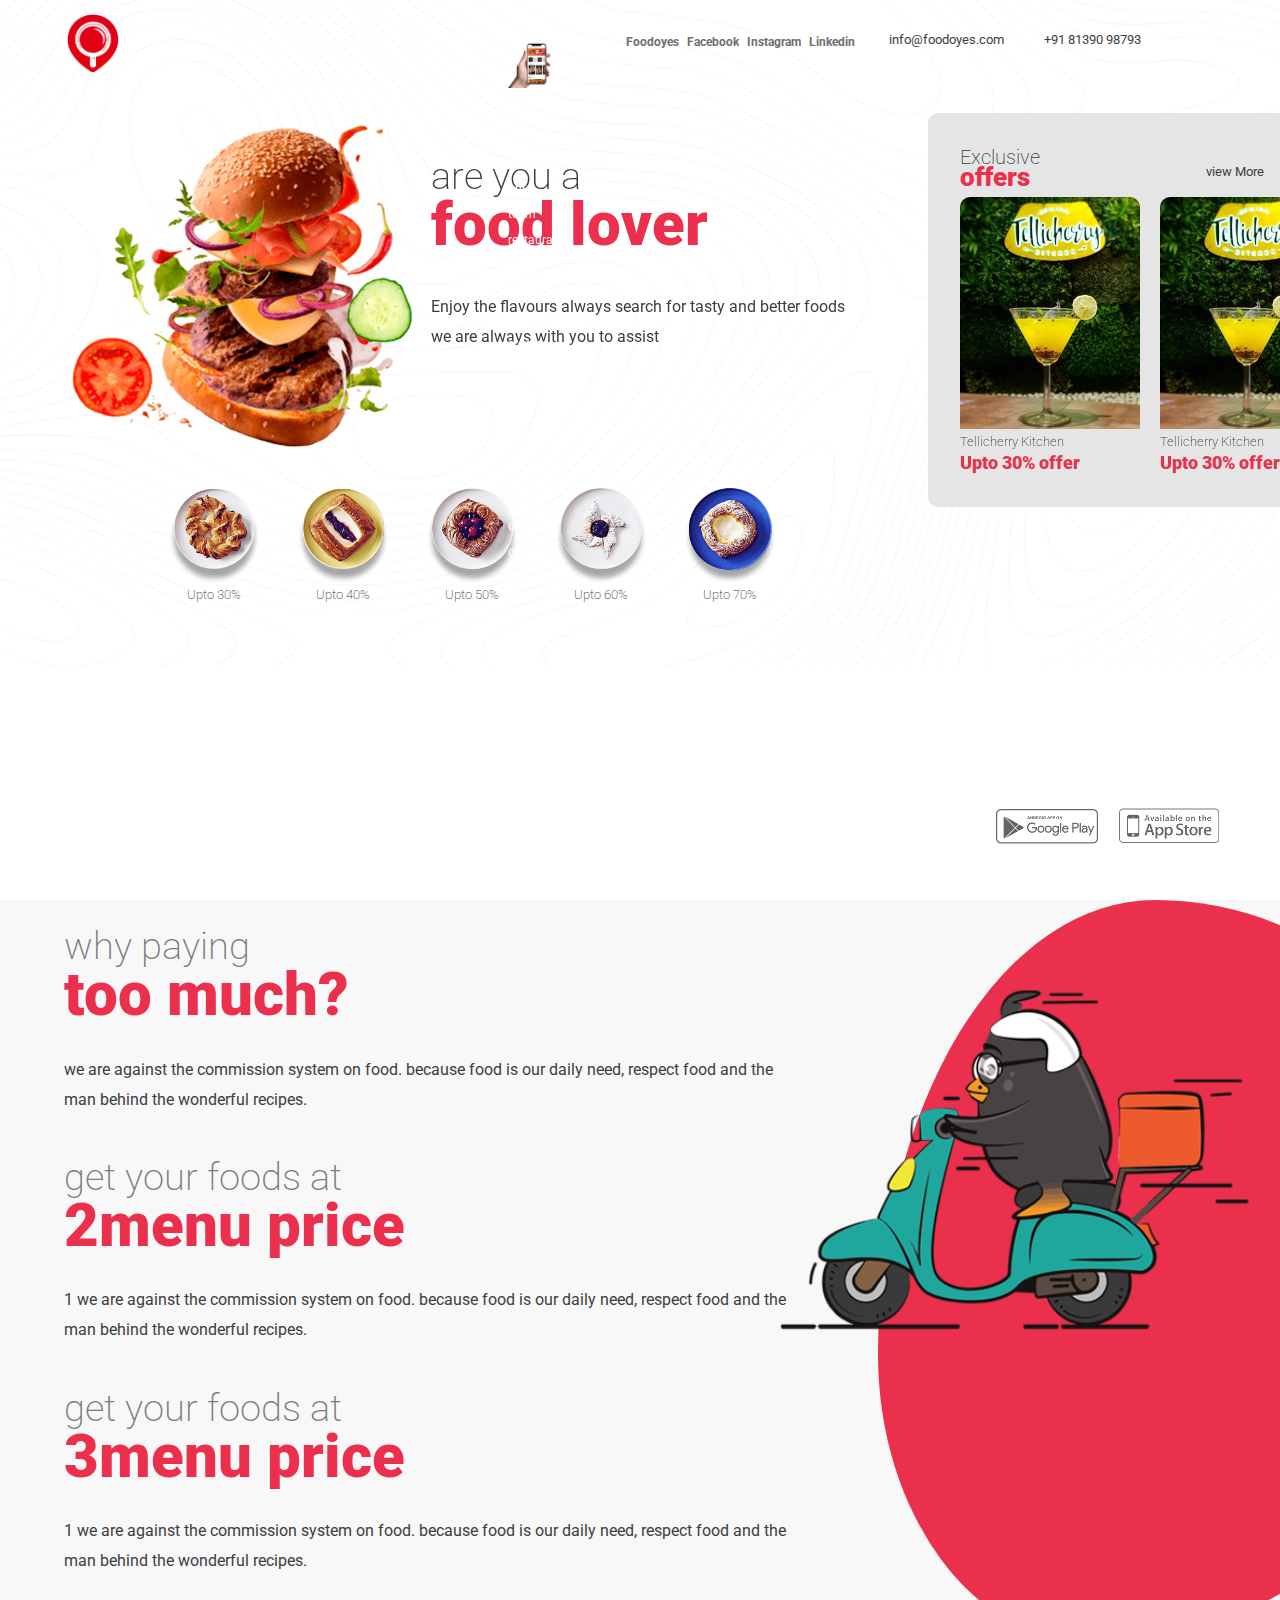
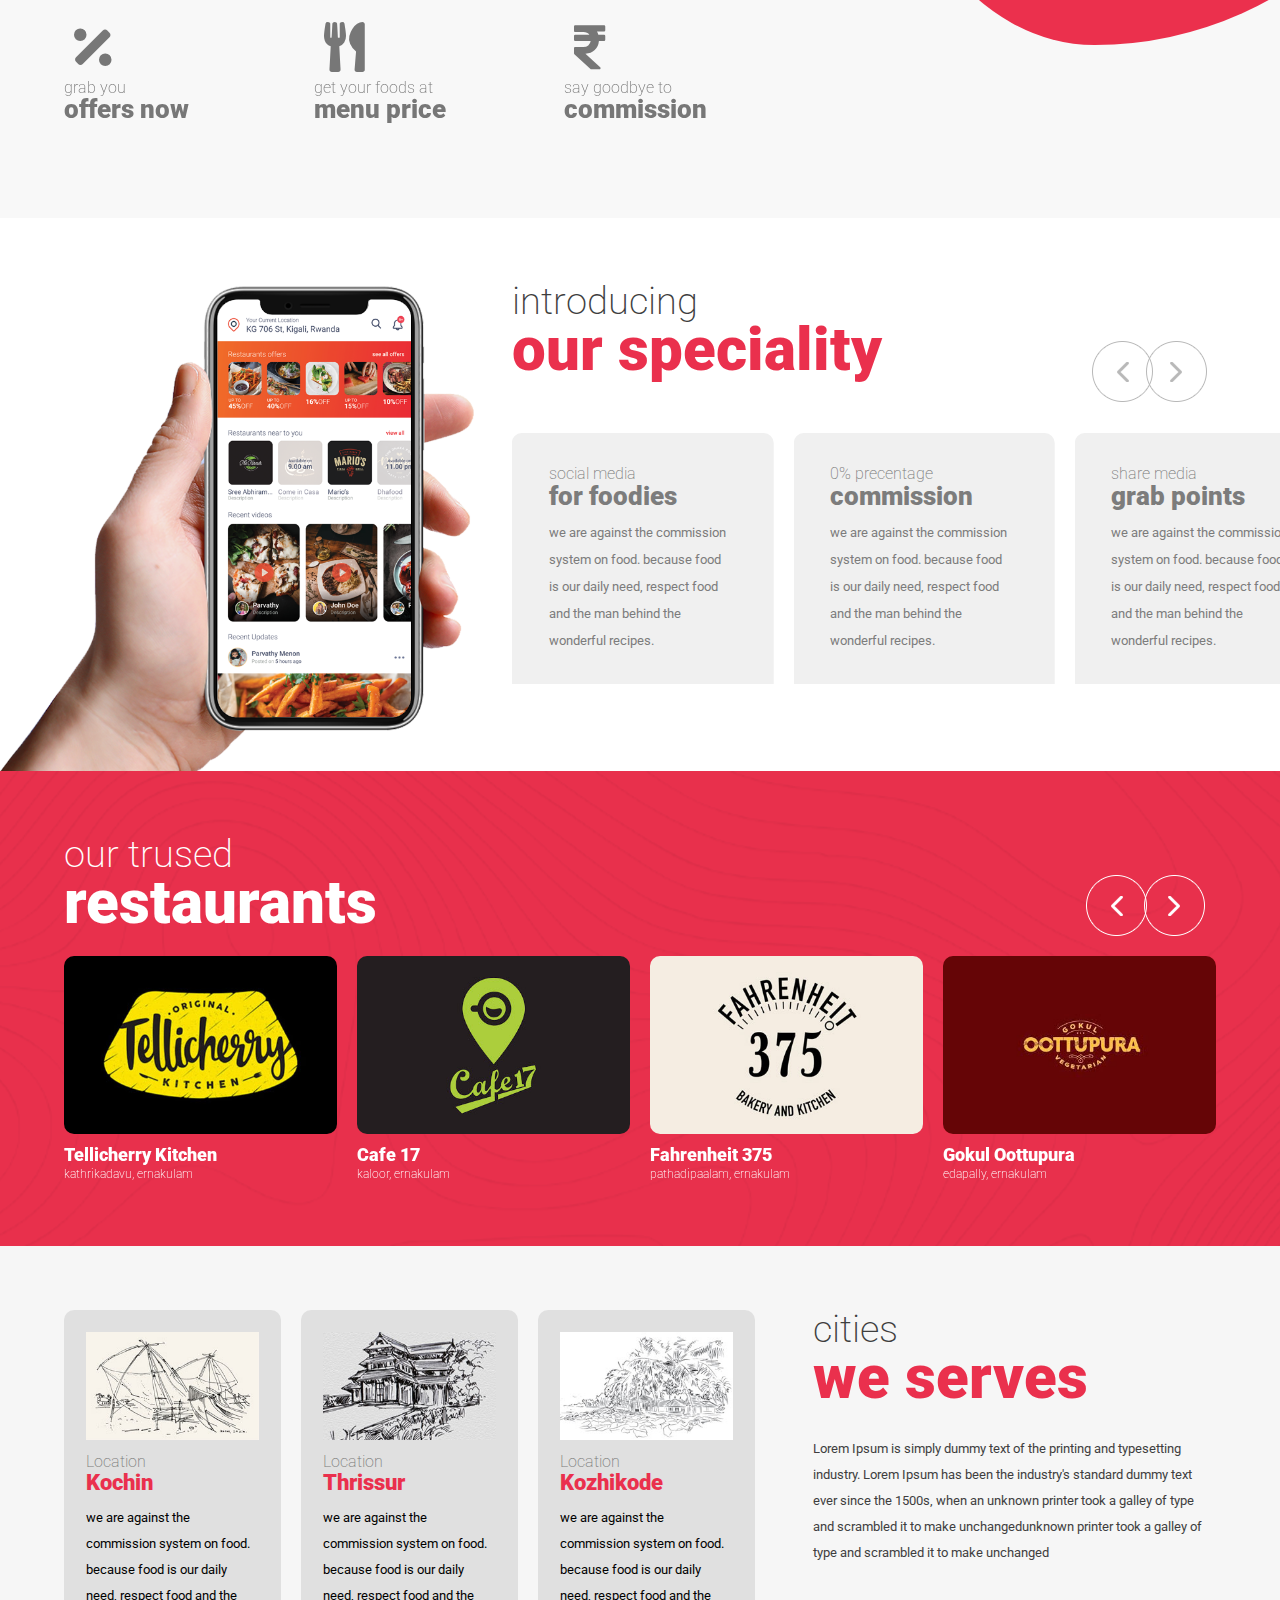
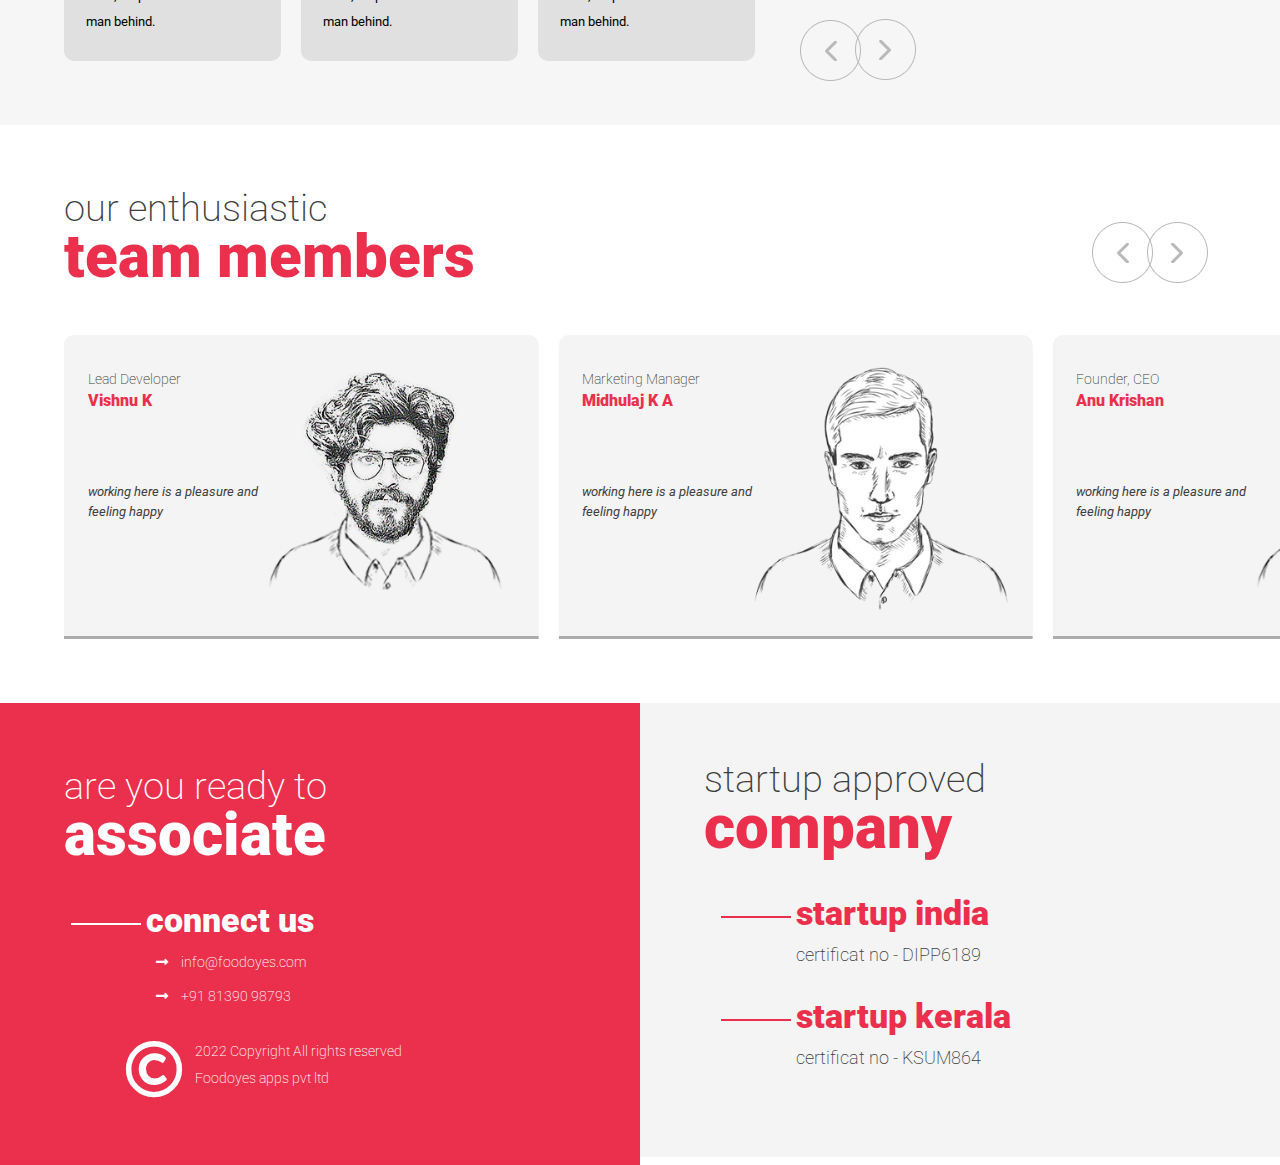
<file: xhtml/index.html>
﻿<!DOCTYPE html PUBLIC "-//W3C//DTD XHTML 1.0 Transitional//EN" "http://www.w3.org/TR/xhtml1/DTD/xhtml1-transitional.dtd">
<html xmlns="http://www.w3.org/1999/xhtml">
<head>
<meta http-equiv="Content-Type" content="text/html; charset=utf-8" />
<meta name="viewport" content="width=device-width, initial-scale=1.0, maximum-scale=1">
<title>foodoyes apps</title>
<link rel="shortcut icon" type="image/png" href="images/favicon.png" />
<link href="css/foodoyes.css" rel="stylesheet" type="text/css" />
<link href="css/owl.css" rel="stylesheet" type="text/css" />
<link href="https://fonts.googleapis.com/css2?family=Roboto:wght@100;300;400;500;700;900&display=swap" rel="stylesheet">
<link href="css/animate.css" rel="stylesheet" type="text/css" />
<link href="fonts/fontawesome-free-5.12.0-web/css/all.css" rel="stylesheet" />
</head>

<body>

<div class="slider_main"><div class="slider_back"><img src="images/bg.png" alt=""/></div>
	<div class="header">
		<div class="logo_left"> <a href="index.html"><img alt="foodoyes" class="logo-white" src="images/logo.png"  /> </a>  <img alt="foodoyes" class="logo-dark" src="images/logo.png"/> </div>
		<div class="menu_right_left">
                          <ul>
							<li><p class="wow fadeInDown" data-wow-delay="0.5s">info@foodoyes.com</p></li>
                          <li><p class="wow fadeInDown" data-wow-delay="0.5s">+91 81390 98793</p></li>
                          </ul>
                          <div class="clear"></div>
                         </div>
		<div class="menu_right">
		<div class="bottom_nav_right">
<ul>
<li><a class="btn effect1" target="_blank" href="#">foodoyes</a></li>
<li><a class="btn effect1" target="_blank" href="https://www.facebook.com/foodoyes">facebook</a></li>
<li><a class="btn effect1" target="_blank" href="https://instagram.com/foodoyes_official_?igshid=YmMyMTA2M2Y=">instagram</a></li>
<li><a class="btn effect1" target="_blank" href="https://www.linkedin.com/company/foodoyesapp/">linkedin</a></li>
</ul>
</div>
	</div>
<div class="menu_right2">  
                   
                 
                    <div class="burger">
                   <div class="mobile-nav">
    <span></span>
  </div>
                    </div>
                  
                    <nav class="menu">
                      <div class="menu__brand">
                        <a href="index.html"><div class="logo"><div class="menu_right_img"><img src="images/spcl-1.png"></div></div></a>
                      </div>
                      <ul class="menu__list">
                        <li class="menu__item"><a  href="index.html" class="menu__link">Home</a></li>
                        <li class="menu__item"><a href="about.html" class="menu__link">About Company </a></li>
						<li class="menu__item"><a href="speciality.html" class="menu__link">our speciality </a></li>
						<li class="menu__item"><a href="team.html" class="menu__link">our team</a></li>
						<li class="menu__item"><a href="restaurants.html" class="menu__link">restaurants</a></li>
                        <li class="menu__item"><a href="offerdetail.html" class="menu__link">offer detail</a></li>
						<li class="menu__item"><a href="demo.html" class="menu__link">request a demo</a></li>
                        <li class="menu__item"><a href="privacypolicy.html" class="menu__link">privacy policy</a></li>
                        <li class="menu__item"><a href="Terms&Conditions.html" class="menu__link">Terms & Conditions</a></li>
						<li class="menu__item"><a href="shipping.html" class="menu__link">shipping and delivery</a></li>
                        <li class="menu__item"><a href="contact.html" class="menu__link">contact us</a></li>
                      </ul>
                    </nav>
                </div>
	</div>

<!--body-->

<div class="content_section">
<div class="content_section_left">
<div class="content_section_left_left"><img class="hover-effect" src="images/slide-img.png" alt=""/></div>
<div class="content_section_left_right">
<div class="owlCarousel" id="text-ani">

<div class="item">

<h1>are you a</h1>
<h2>food lover</h2>
<p>Enjoy the flavours always search for tasty and better foods we are always with you to assist  </p>
</div>

<div class="item">
<h1>are you </h1>
<h2>hungry</h2>
<p>Enjoy the flavours always search for tasty and better foods we are always with you to assist  </p>

</div>

<div class="item">
<h1>are you a</h1>
<h2>food lover</h2>
<p>Enjoy the flavours always search for tasty and better foods we are always with you to assist  </p>
</div>

</div>



</div>
<div class="clear"></div>
<div class="bottom_slide2">
	<div class="owlCarousel" id="offer-slide">

<div class="item">
<div class="bottom_slide_inner">
<div class="bottom_slide_inner_top"><img src="images/offer-1.png" alt=""/>
<h1>Upto 10%</h1><h2>View Details</h2>
</div>
</div>

</div>

<div class="item">
<div class="bottom_slide_inner">
<div class="bottom_slide_inner_top"><img src="images/offer-2.png" alt=""/>
<h1>Upto 20%</h1><h2>View Details</h2>
</div>
</div>

</div>

<div class="item">
<div class="bottom_slide_inner">
<div class="bottom_slide_inner_top"><img src="images/offer-3.png" alt=""/>
<h1>Upto 30%</h1><h2>View Details</h2>
</div>
</div>

</div>
<div class="item">
<div class="bottom_slide_inner">
<div class="bottom_slide_inner_top"><img src="images/offer-4.png" alt=""/>
<h1>Upto 40%</h1><h2>View Details</h2>
</div>
</div>

</div>
		<div class="item">
<div class="bottom_slide_inner">
<div class="bottom_slide_inner_top"><img src="images/offer-5.png" alt=""/>
<h1>Upto 50%</h1><h2>View Details</h2>
</div>
</div>

</div>


</div>
	</div>

<div class="bottom_slide">
<ul>
<li>
<div class="bottom_slide_inner">
<div class="bottom_slide_inner_top"><img src="images/offer-1.png" alt=""/>
<h1>Upto 30%</h1><a href="offerdetail.html"><h2>View Details</h2></a>
</div>
</div>
</li>

<li>
<div class="bottom_slide_inner">
<div class="bottom_slide_inner_top"><img src="images/offer-2.png" alt=""/>
<h1>Upto 40%</h1><a href="offerdetail.html"><h2>View Details</h2></a>
</div>
</div>
</li>

<li>
<div class="bottom_slide_inner">
<div class="bottom_slide_inner_top"><img src="images/offer-3.png" alt=""/>
<h1>Upto 50%</h1><a href="offerdetail.html"><h2>View Details</h2></a>
</div>
</div>
</li>

<li>
<div class="bottom_slide_inner">
<div class="bottom_slide_inner_top"><img src="images/offer-4.png" alt=""/>
<h1>Upto 60%</h1><a href="offerdetail.html"><h2>View Details</h2></a>
</div>
</div>
</li>

<li>
<div class="bottom_slide_inner">
<div class="bottom_slide_inner_top"><img src="images/offer-5.png" alt=""/>
<h1>Upto 70%</h1><a href="offerdetail.html"><h2>View Details</h2></a>
</div>
</div>
</li>


</ul>
<div class="clear"></div>
</div>
	
</div>

<div class="right_slide">
<div class="right_slide_top">
<h1>Exclusive</h1> <h2>offers</h2>
<div class="right_slide_top_right"><a href="#">view more</a></div>
</div>
<div class="right_slide_bottom">
<div class="owlCarousel" id="slide_right">

<div class="item">
<div class="right_slide_bottom_btm"><img src="images/slide_right-1.png" alt=""/>
<div class="right_slide_bottom_cntnt"><h1>Tellicherry Kitchen</h1><h2>Upto 30% offer</h2></div>
</div>

</div>

<div class="item">
<div class="right_slide_bottom_btm"><img src="images/slide_right-1.png" alt=""/>
<div class="right_slide_bottom_cntnt"><h1>Tellicherry Kitchen</h1><h2>Upto 30% offer</h2></div>
</div>

</div>

<div class="item">
<div class="right_slide_bottom_btm"><img src="images/slide_right-1.png" alt=""/>
<div class="right_slide_bottom_cntnt"><h1>Tellicherry Kitchen</h1><h2>Upto 30% offer</h2></div>
</div>

</div>


</div>
</div>
</div>

</div>




<div class="bottom_nav">
<div class="bottom_nav_left">
<ul>
<li><a href="https://play.google.com/store/apps/details?id=com.foodoyes.foodoyes"  target="_blank"><img src="images/play.png" alt=""/></a></li>
<li><a href="https://apps.apple.com/in/app/foodoyes/id1564404434" target="_blank"><img src="images/appstore.png" alt=""/></a></li>
<div class="clear"></div>
</ul>

</div>

<div class="clear"></div>
</div>	




</div>

<div class="about_section">
<div class="about_section_inn">
<div class="about_section_inn_left">
<div class="slides1">
    <div id="slide-1">
     <div class="about_section_inn_left_top">
<h1>why paying</h1>
<h2>too much?</h2>
<p>we are against the commission system on food. because food is our daily need, respect food and the man 
behind the wonderful recipes.  </p>
</div>
    </div>
    <div id="slide-2">
     <div class="about_section_inn_left_top">
<h1>get your foods at</h1>
<h2>2menu price</h2>
<p>1 we are against the commission system on food. because food is our daily need, respect food and the man 
behind the wonderful recipes.  </p>
</div>
    </div>
    <div id="slide-3">
      <div class="about_section_inn_left_top">
<h1>get your foods at</h1>
<h2>3menu price</h2>
<p>1 we are against the commission system on food. because food is our daily need, respect food and the man 
behind the wonderful recipes.  </p>
</div>
    </div>
    
    
  </div>
	<div class="buttonn">
			<div class="owlCarousel" id="about">
                               

             <div class="item">
				 <a href="#slide-1"><div class="about_section_inn_left_btm_inn_inner">
<div class="about_section_inn_left_btm_inn_cntnt"><i class="fas fa-percentage"></i><h1>grab you</h1><h2>offers now</h2></div>  
</div></a>
	         </div>
            
            
   			 
             <div class="item">
				 <a href="#slide-2"><div class="about_section_inn_left_btm_inn_inner">
<div class="about_section_inn_left_btm_inn_cntnt"><i class="fas fa-utensils"></i><h1>get your foods at</h1><h2>menu price</h2></div>  
</div></a>
	         </div>
   			 
             <div class="item">
				 <a href="#slide-3"><div class="about_section_inn_left_btm_inn_inner">

<div class="about_section_inn_left_btm_inn_cntnt"><i class="fas fa-rupee-sign"></i><h1>say goodbye to</h1><h2>commission</h2></div>  
</div></a>
	         </div>
				
				
				
				
   			 </div>
			
	<div class="clear"></div>

</div>

</div>
<div class="about_section_inn_right">
<div class="about_section_inn_right_inner"><img src="images/foobi-2.png" alt=""/></div>

</div>
<div class="clear"></div>
</div>
<div class="about_right_last_bg"></div>
	<div class="clear"></div>
</div>



<div class="speciality">
<div class="speciality_left"><img src="images/spcl-1.png" alt=""/></div>
<div class="speciality_right">
<div class="speciality_right_top">
<h1>introducing</h1><h2>our speciality</h2>
</div>
	<div class="speciality_right_btm">
<div class="owlCarousel" id="spcl">

<div class="item">
<div class="speciality_right_btm_inn">
	<h1>social media</h1>
	<h2>for foodies</h2>
	<h3>we are against the commission system on food. because food is our daily need, respect food and the man behind the wonderful recipes.</h3>
	</div>
</div>

<div class="item">
<div class="speciality_right_btm_inn">
	<h1>0% precentage</h1>
	<h2>commission</h2>
	<h3>we are against the commission system on food. because food is our daily need, respect food and the man behind the wonderful recipes.</h3>
	</div>
</div>

<div class="item">
<div class="speciality_right_btm_inn">
	<h1>share media</h1>
	<h2>grab points</h2>
	<h3>we are against the commission system on food. because food is our daily need, respect food and the man behind the wonderful recipes.</h3>
	</div>

</div>


</div>
</div>
	
	
</div>

<div class="clear"></div>
</div>
	<div id="toTop">
<div id="hotel">
<div class="our_restaurants">
<div class="our_restaurants_inner">
	<div class="our_restaurants_inner_top">
		<h1>our trused</h1> <h2>restaurants</h2>
		</div>
	<div class="our_restaurants_inner_btm">
	<div class="owlCarousel" id="restaurants">

<div class="item">
<div class="our_restaurants_inner_btm_inner">
	<div class="our_restaurants_inner_btm_inner_img"><img src="images/restaurants/restaurant-1.jpg" alt=""/></div>
	<div class="our_restaurants_inner_btm_inner_cnt"><h1>Tellicherry Kitchen</h1><h2>kathrikadavu, ernakulam</h2></div>
	</div>

</div>

<div class="item">
<div class="our_restaurants_inner_btm_inner">
	<div class="our_restaurants_inner_btm_inner_img"><img src="images/restaurants/restaurant-2.jpg" alt=""/></div>
	<div class="our_restaurants_inner_btm_inner_cnt"><h1>Cafe 17</h1><h2>kaloor, ernakulam</h2></div>
	</div>

</div>

<div class="item">
<div class="our_restaurants_inner_btm_inner">
	<div class="our_restaurants_inner_btm_inner_img"><img src="images/restaurants/restaurant-3.jpg" alt=""/></div>
	<div class="our_restaurants_inner_btm_inner_cnt"><h1>Fahrenheit 375</h1><h2>pathadipaalam, ernakulam</h2></div>
	</div>

</div>
<div class="item">
<div class="our_restaurants_inner_btm_inner">
	<div class="our_restaurants_inner_btm_inner_img"><img src="images/restaurants/restaurant-4.jpg" alt=""/></div>
	<div class="our_restaurants_inner_btm_inner_cnt"><h1>Gokul Oottupura</h1><h2>edapally, ernakulam</h2></div>
	</div>

</div>

</div>
	</div>
	</div>
	</div>
</div>
</div>
<div class="cities_section">
	<div class="cities_section_inn">
		<div class="cities_section_inn_left">
		<div class="owlCarousel" id="city">

<div class="item">
	<div class="cities_section_inn_left_main">
		<div class="cities_section_inn_left_inn_img"><img src="images/city/city-1.jpg" alt=""/></div>
 <div class="cities_section_inn_left_inn">
	<h1>Location</h1>
	 <h2>Kochin</h2>
	 <p>we are against the commission system on food. because food is our daily need, respect food and the man behind.</p>
	</div>
		</div>
</div>

<div class="item">
<div class="cities_section_inn_left_main">
		<div class="cities_section_inn_left_inn_img"><img src="images/city/city-2.jpg" alt=""/></div>
 <div class="cities_section_inn_left_inn">
	<h1>Location</h1>
	 <h2>Thrissur</h2>
	 <p>we are against the commission system on food. because food is our daily need, respect food and the man behind.</p>
	</div>
		</div>
</div>

<div class="item">
<div class="cities_section_inn_left_main">
		<div class="cities_section_inn_left_inn_img"><img src="images/city/city-3.jpg" alt=""/></div>
 <div class="cities_section_inn_left_inn">
	<h1>Location</h1>
	 <h2>Kozhikode</h2>
	 <p>we are against the commission system on food. because food is our daily need, respect food and the man behind.</p>
	</div>
		</div>

</div>


</div>
		</div>
		<div class="cities_section_inn_right">
		<h1>cities</h1>
	 <h2>we serves</h2>
	 <p>Lorem Ipsum is simply dummy text of the printing and typesetting industry. Lorem Ipsum has been the industry's standard dummy text ever since the 1500s, when an unknown printer took a galley of type and scrambled it to make unchangedunknown printer
 took a galley of type and scrambled it to make unchanged</p>
		</div>
	<div class="clear"></div>
	</div>
	</div>
	
	
	<div class="team_section">
		
	<div class="team_section_inn">
		<div class="team_section_inn_top">
		<h1>our enthusiastic</h1>
		<h2>team members</h2>
		</div>
		<div class="team_section_inn_btm">
		<div class="owlCarousel" id="team">

<div class="item">
	<div class="team_section_inn_inn">
<div class="team_section_inn_btm">
<div class="team_section_inn_btm_inn">
	<div class="team_section_inn_btm_inn_left">
	<div class="team_section_inn_btm_inn_left_top"><h1>Lead Developer</h1><h2>Vishnu K</h2></div>
		<div class="team_section_inn_btm_inn_left_btm"><h1>working here is a pleasure and feeling happy</h1></div>
	</div>
		<div class="team_section_inn_btm_inn_right"><img src="images/team/vishnu.png" alt=""/></div>
	<div class="clear"></div>
	</div>	
</div>
</div>
</div>
			<div class="item">
	<div class="team_section_inn_inn">
<div class="team_section_inn_btm">
<div class="team_section_inn_btm_inn">
	<div class="team_section_inn_btm_inn_left">
	<div class="team_section_inn_btm_inn_left_top"><h1>Marketing Manager</h1><h2>Midhulaj K A</h2></div>
		<div class="team_section_inn_btm_inn_left_btm"><h1>working here is a pleasure and feeling happy</h1></div>
	</div>
		<div class="team_section_inn_btm_inn_right"><img src="images/team/team-2.png" alt=""/></div>
	<div class="clear"></div>
	</div>	
</div>
</div>
</div>
			
			<div class="item">
	<div class="team_section_inn_inn">
<div class="team_section_inn_btm">
<div class="team_section_inn_btm_inn">
	<div class="team_section_inn_btm_inn_left">
	<div class="team_section_inn_btm_inn_left_top"><h1>Founder, CEO</h1><h2>Anu Krishan</h2></div>
		<div class="team_section_inn_btm_inn_left_btm"><h1>working here is a pleasure and feeling happy</h1></div>
	</div>
		<div class="team_section_inn_btm_inn_right"><img src="images/team/kannan.png" alt=""/></div>
	<div class="clear"></div>
	</div>	
</div>
</div>
</div>
			<div class="item">
<div class="team_section_inn_inn">
<div class="team_section_inn_btm">
<div class="team_section_inn_btm_inn">
	<div class="team_section_inn_btm_inn_left">
	<div class="team_section_inn_btm_inn_left_top"><h1>BackEnd Developer</h1><h2>Midhulesh Manoj</h2></div>
		<div class="team_section_inn_btm_inn_left_btm"><h1>working here is a pleasure and feeling happy</h1></div>
	</div>
		<div class="team_section_inn_btm_inn_right"><img src="images/team/midhulesh.png" alt=""/></div>
	<div class="clear"></div>
	</div>	
</div>
</div>

</div>
<div class="item">
	<div class="team_section_inn_inn">
<div class="team_section_inn_btm">
<div class="team_section_inn_btm_inn">
	<div class="team_section_inn_btm_inn_left">
	<div class="team_section_inn_btm_inn_left_top"><h1>Technical Advisor</h1><h2>Nikhil </h2></div>
		<div class="team_section_inn_btm_inn_left_btm"><h1>working here is a pleasure and feeling happy</h1></div>
	</div>
		<div class="team_section_inn_btm_inn_right"><img src="images/team/nikhil.png" alt=""/></div>
	<div class="clear"></div>
	</div>	
</div>
</div>
</div>
			<div class="item">
	<div class="team_section_inn_inn">
<div class="team_section_inn_btm">
<div class="team_section_inn_btm_inn">
	<div class="team_section_inn_btm_inn_left">
	<div class="team_section_inn_btm_inn_left_top"><h1>Creative Head</h1><h2>Sambu Prasad </h2></div>
		<div class="team_section_inn_btm_inn_left_btm"><h1>working here is a pleasure and feeling happy</h1></div>
	</div>
		<div class="team_section_inn_btm_inn_right"><img src="images/team/sambu.png" alt=""/></div>
	<div class="clear"></div>
	</div>	
</div>
</div>
</div>
<div class="item">
<div class="team_section_inn_inn">
<div class="team_section_inn_btm">
<div class="team_section_inn_btm_inn">
	<div class="team_section_inn_btm_inn_left">
	<div class="team_section_inn_btm_inn_left_top"><h1>Developer</h1><h2>Anjali Siji</h2></div>
		<div class="team_section_inn_btm_inn_left_btm"><h1>working here is a pleasure and feeling happy</h1></div>
	</div>
		<div class="team_section_inn_btm_inn_right"><img src="images/team/team-3.png" alt=""/></div>
	<div class="clear"></div>
	</div>	
</div>
</div>

</div>
<div class="item">
<div class="team_section_inn_inn">
<div class="team_section_inn_btm">
<div class="team_section_inn_btm_inn">
	<div class="team_section_inn_btm_inn_left">
	<div class="team_section_inn_btm_inn_left_top"><h1>Marketing</h1><h2>Sonu</h2></div>
		<div class="team_section_inn_btm_inn_left_btm"><h1>working here is a pleasure and feeling happy</h1></div>
	</div>
		<div class="team_section_inn_btm_inn_right"><img src="images/team/team-3.png" alt=""/></div>
	<div class="clear"></div>
	</div>	
</div>
</div>

</div>
			
<div class="item">
<div class="team_section_inn_inn">
<div class="team_section_inn_btm">
<div class="team_section_inn_btm_inn">
	<div class="team_section_inn_btm_inn_left">
	<div class="team_section_inn_btm_inn_left_top"><h1>Accounts</h1><h2>Siva Prasad S.V</h2></div>
		<div class="team_section_inn_btm_inn_left_btm"><h1>working here is a pleasure and feeling happy</h1></div>
	</div>
		<div class="team_section_inn_btm_inn_right"><img src="images/team/team-4.png" alt=""/></div>
	<div class="clear"></div>
	</div>	
</div>
</div>

</div>
			
			<div class="item">
<div class="team_section_inn_inn">
<div class="team_section_inn_btm">
<div class="team_section_inn_btm_inn">
	<div class="team_section_inn_btm_inn_left">
	<div class="team_section_inn_btm_inn_left_top"><h1>UI/UX Developer</h1><h2>Akhil Govind</h2></div>
		<div class="team_section_inn_btm_inn_left_btm"><h1>working here is a pleasure and feeling happy</h1></div>
	</div>
		<div class="team_section_inn_btm_inn_right"><img src="images/team/team-2.png" alt=""/></div>
	<div class="clear"></div>
	</div>	
</div>
</div>

</div>
<div class="item">
	<div class="team_section_inn_inn">
	<div class="team_section_inn_btm">
	<div class="team_section_inn_btm_inn">
		<div class="team_section_inn_btm_inn_left">
		<div class="team_section_inn_btm_inn_left_top"><h1> Developer</h1><h2>Akshay</h2></div>
			<div class="team_section_inn_btm_inn_left_btm"><h1>working here is a pleasure and feeling happy</h1></div>
		</div>
			<div class="team_section_inn_btm_inn_right"><img src="images/team/team-1.png" alt=""/></div>
		<div class="clear"></div>
		</div>	
	</div>
	</div>
	
	</div>

</div>
		
		</div>
		</div></div>

		<div class="footer_main">
			<div class="footer_main_left">
			<div class="footer_main_left_inner">
				<div class="footer_main_left_inner_top">
				<h1>are you ready to</h1><h2>associate</h2>
				</div>
				<div class="footer_main_left_inner_center"><h1>connect us</h1>
					<h2> <i class="fas fa-long-arrow-alt-right"></i>  info@foodoyes.com</h2>
					<h2><i class="fas fa-long-arrow-alt-right"></i>  +91 81390 98793  </h2></div>
				<div class="footer_main_left_inner_btmm"><i class="far fa-copyright"></i>
				<p> 2022 Copyright All rights reserved <br>
				Foodoyes apps pvt ltd</p>
				</div>
				</div>
			</div>
			<div class="footer_main_right">
			<div class="footer_main_left_inner">
				<div class="footer_main_right_inner_top">
				<h1>startup approved</h1><h2>company</h2>
				</div>
				<div class="footer_main_right_inner_center"><h1>startup india</h1>
					<p> certificat no - DIPP6189</p>
				</div>
				<div class="footer_main_right_inner_center"><h1>startup kerala</h1>
					<p> certificat no - KSUM864</p>
				</div>
			</div>
		<div class="clear"></div>
		</div>
		</div>
<!--body-->
<!--JQUERY SECTION-->


<script src="js/main_jQuery.js" type="text/javascript"></script> 
<script src="js/owl.js" type="text/javascript" charset="utf-8"></script> 
<script src="js/wow.js" type="text/javascript"></script> 
<script  src="js/text-ani.js"></script>
<script  src="js/newmenu.js"></script>
<!--JQUERY SECTION-->
			<script type="text/javascript" charset="utf-8">
if (document.documentElement.clientWidth > 980) {
$(function() { var logo = $(".header"); $(window).scroll(function() {
var scroll = $(window).scrollTop();

    if (scroll >= 400) {
      if(!logo.hasClass("Header_fixed")) {
        logo.hide();
        logo.removeClass('header').addClass("Header_fixed").fadeIn(0);
      }
    } else {
      if(!logo.hasClass("header")) {
        logo.hide();
        logo.removeClass("Header_fixed").addClass('header').fadeIn(0);
      }
    }

});
});	
}
</script> 
<script>
wow = new WOW(
{
animateClass: 'animated',
offset:       100,
callback:     function(box) {
console.log("WOW: animating <" + box.tagName.toLowerCase() + ">")
}
}
);
wow.init();
document.getElementById('moar').onclick = function() {
var section = document.createElement('section');
section.className = 'section--purple wow fadeInDown';
this.parentNode.insertBefore(section, this);
};
</script>
	
	<script>

$('#offer-slide').owlCarousel({
loop:true,
margin:0,
nav:false,
autoplay:true,
autoplayTimeout: 3000,
animateOut: 'fadeOut',
animateIn: 'fadeInLeft ',
responsive:{
0:{
items:2,
margin:0
},
400:{
items:3
},
600:{
items:4
},
1000:{
items:5
}
}
})


</script> 
<script>

$('#slide_right').owlCarousel({
loop:true,
margin:20,
nav:false,
autoplay:true,
autoplayTimeout: 3500,
animateOut: 'fadeOut',
animateIn: 'fadeInLeft ',
responsive:{
0:{
items:1,
margin:0
},
400:{
items:1
},
600:{
items:1
},
1000:{
items:1.7
}
}
})


</script> 
<script>

$('#text-ani').owlCarousel({
loop:true,
margin:0,
nav:false,
autoplay:true,
autoplayTimeout: 3000,
animateOut: 'fadeOut',
animateIn: 'fadeInLeft ',
responsive:{
0:{
items:1,
margin:0
},
400:{
items:1
},
600:{
items:1
},
1000:{
items:1
}
}
})


</script> 

<script>

$('#about_cntnt').owlCarousel({
loop:true,
margin:0,
nav:false,
autoplay:true,
autoplayTimeout: 3000,
animateOut: 'fadeOut',
animateIn: 'fadeInLeft ',
responsive:{
0:{
items:1,
margin:0
},
400:{
items:1
},
600:{
items:2
},
1000:{
items:3
}
}
})


</script> 
	<script>

$('#team').owlCarousel({
loop:true,
margin:20,
nav:false,
autoplay:true,
autoplayTimeout: 3000,
animateOut: 'fadeOut',
animateIn: 'fadeInLeft ',
responsive:{
0:{
items:1,
margin:0
},
400:{
items:1
},
600:{
items:2
},
1000:{
items:2.5
}
}
})


</script> 
	<script>

$('#restaurants').owlCarousel({
loop:true,
margin:20,
nav:false,
autoplay:true,
autoplayTimeout: 3000,
animateOut: 'fadeOut',
animateIn: 'fadeInLeft ',
responsive:{
0:{
items:1,
margin:0
},
400:{
items:2
},
600:{
items:3
},
1000:{
items:4
}
}
})


</script>
	
		<script>

$('#city').owlCarousel({
loop:true,
margin:20,
nav:false,
autoplay:true,
autoplayTimeout: 3000,
animateOut: 'fadeOut',
animateIn: 'fadeInLeft ',
responsive:{
0:{
items:1,
margin:0
},
400:{
items:1
},
600:{
items:2
},
1000:{
items:3
}
}
})


</script>
	<script>

$('#spcl').owlCarousel({
loop:true,
margin:20,
nav:false,
autoplay:true,
autoplayTimeout: 3000,
animateOut: 'fadeOut',
animateIn: 'fadeInLeft ',
responsive:{
0:{
items:1,
margin:0
},
400:{
items:1
},
600:{
items:2
},
1000:{
items:2.8
}
}
})


</script> 
		<script>

$('#about').owlCarousel({
loop:true,
margin:20,
nav:false,
autoplay:true,
autoplayTimeout: 3000,
animateOut: 'fadeOut',
animateIn: 'fadeInLeft ',
responsive:{
0:{
items:1,
margin:0
},
400:{
items:1
},
600:{
items:2
},
1000:{
items:3
}
}
})


</script> 
<script>
$('body').on('mousemove', function(e){
var centerGorizontal = $(this).width()/5;
var centerVertical = $(this).height()/5;

var resultHover1 = centerGorizontal - e.offsetX;
var resultHover2 = centerVertical - e.offsetY;

$('.hover-effect').css({
'transform':'perspective(700px) rotateY(' + resultHover1/90 +'deg) rotateX(' + resultHover2/90 +'deg)'
})
});

</script>
</body>
</html>
</file>
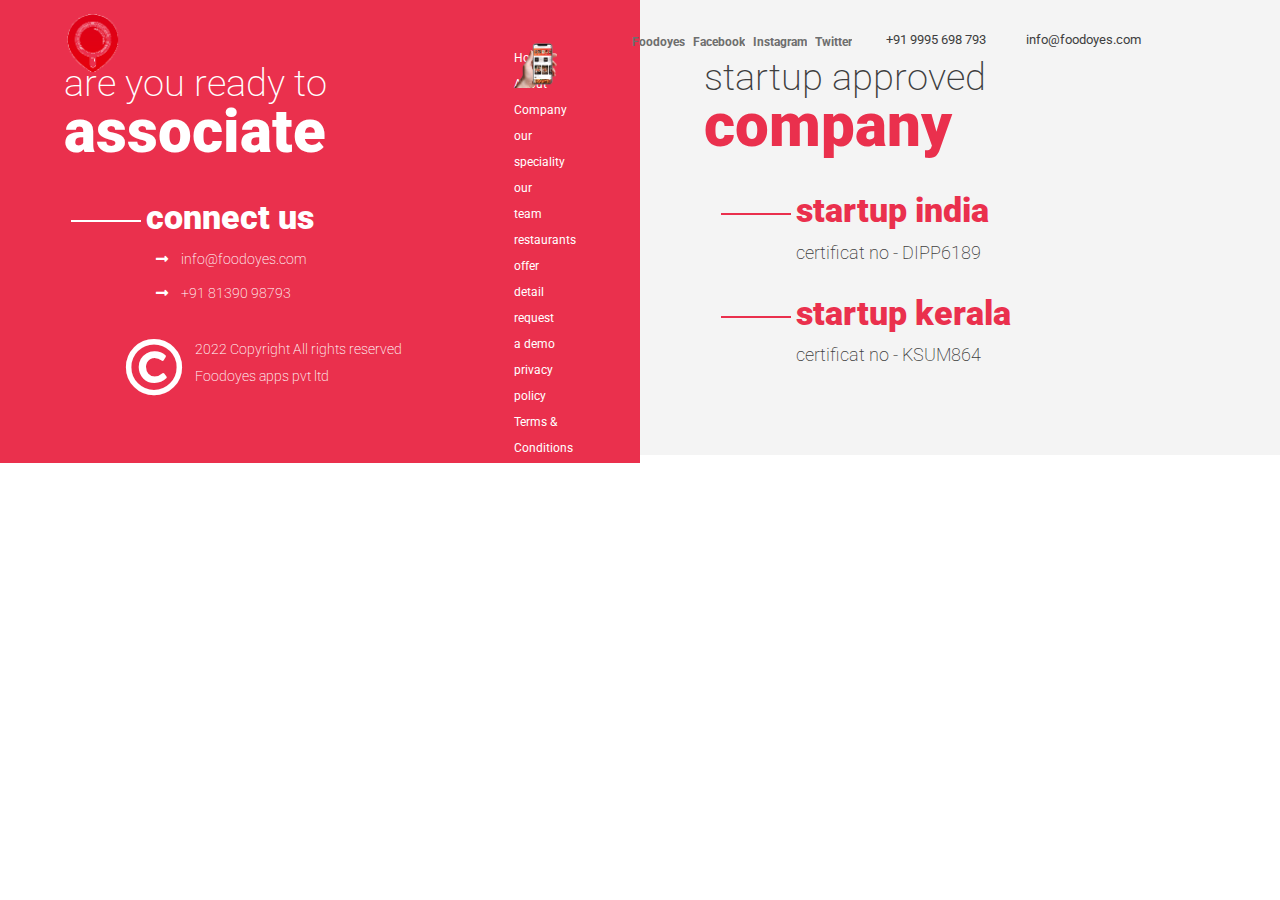
<file: xhtml/about.html>
<!DOCTYPE html PUBLIC "-//W3C//DTD XHTML 1.0 Transitional//EN" "http://www.w3.org/TR/xhtml1/DTD/xhtml1-transitional.dtd">
<html xmlns="http://www.w3.org/1999/xhtml">
<head>
<meta http-equiv="Content-Type" content="text/html; charset=utf-8" />
<meta name="viewport" content="width=device-width, initial-scale=1.0, maximum-scale=1">
<title>foodoyes</title>
<link rel="shortcut icon" type="image/png" href="images/favicon.png" />
<link href="css/foodoyes.css" rel="stylesheet" type="text/css" />
<link href="css/owl.css" rel="stylesheet" type="text/css" />
<link href="https://fonts.googleapis.com/css2?family=Roboto:wght@100;300;400;500;700;900&display=swap" rel="stylesheet">
<link href="css/animate.css" rel="stylesheet" type="text/css" />
<link href="fonts/fontawesome-free-5.12.0-web/css/all.css" rel="stylesheet" />
</head>

<body>

<div class="slider_main">
	<div class="header">
		<div class="logo_left"> <a href="index.html"><img alt="foodoyes" class="logo-white" src="images/logo.png"  /> </a>  <img alt="foodoyes" class="logo-dark" src="images/logo.png"/> </div>
		<div class="menu_right_left">
                          <ul>
                          <li><p class="wow fadeInDown" data-wow-delay="0.5s">+91 9995 698 793</p></li>
                          <li><p class="wow fadeInDown" data-wow-delay="0.5s">info@foodoyes.com</p></li>
                          </ul>
                          <div class="clear"></div>
                         </div>
		<div class="menu_right">
		<div class="bottom_nav_right">
<ul>
<li><a class="btn effect1" href="#">foodoyes</a></li>
<li><a class="btn effect1" href="#">facebook</a></li>
<li><a class="btn effect1" href="#">instagram</a></li>
<li><a class="btn effect1" href="#">twitter</a></li>
</ul>
</div>
		</div>
<div class="menu_right2">  
                   
                 
                    <div class="burger">
                   <div class="mobile-nav">
    <span></span>
  </div>
                    </div>
                  
                    <nav class="menu">
                      <div class="menu__brand">
                        <a href="index.html"><div class="logo"><div class="menu_right_img"><img src="images/spcl-1.png"></div></div></a>
                      </div>
                      <ul class="menu__list">
                        <li class="menu__item"><a  href="index.html" class="menu__link">Home</a></li>
                        <li class="menu__item"><a href="about.html" class="menu__link">About Company </a></li>
						<li class="menu__item"><a href="speciality.html" class="menu__link">our speciality </a></li>
						<li class="menu__item"><a href="team.html" class="menu__link">our team</a></li>
						<li class="menu__item"><a href="restaurants.html" class="menu__link">restaurants</a></li>
                        <li class="menu__item"><a href="offerdetail.html" class="menu__link">offer detail</a></li>
						<li class="menu__item"><a href="demo.html" class="menu__link">request a demo</a></li>
                        <li class="menu__item"><a href="privacypolicy.html" class="menu__link">privacy policy</a></li>
                        <li class="menu__item"><a href="Terms&Conditions.html" class="menu__link">Terms & Conditions</a></li>
						<li class="menu__item"><a href="shipping.html" class="menu__link">shipping and delivery</a></li>
                        <li class="menu__item"><a href="contact.html" class="menu__link">contact us</a></li>
                      </ul>
                    </nav>
                </div>
	</div>

<!--body-->








<div class="footer_main">
    <div class="footer_main_left">
    <div class="footer_main_left_inner">
        <div class="footer_main_left_inner_top">
        <h1>are you ready to</h1><h2>associate</h2>
        </div>
        <div class="footer_main_left_inner_center"><h1>connect us</h1>
            <h2> <i class="fas fa-long-arrow-alt-right"></i>  info@foodoyes.com</h2>
            <h2><i class="fas fa-long-arrow-alt-right"></i>  +91 81390 98793  </h2></div>
        <div class="footer_main_left_inner_btmm"><i class="far fa-copyright"></i>
        <p> 2022 Copyright All rights reserved <br>
        Foodoyes apps pvt ltd</p>
        </div>
        </div>
    </div>
    <div class="footer_main_right">
    <div class="footer_main_left_inner">
        <div class="footer_main_right_inner_top">
        <h1>startup approved</h1><h2>company</h2>
        </div>
        <div class="footer_main_right_inner_center"><h1>startup india</h1>
            <p> certificat no - DIPP6189</p>
        </div>
        <div class="footer_main_right_inner_center"><h1>startup kerala</h1>
            <p> certificat no - KSUM864</p>
        </div>
    </div>
<div class="clear"></div>
</div>
</div>
<!--body-->
<!--JQUERY SECTION-->


<script src="js/main_jQuery.js" type="text/javascript"></script> 
<script src="js/owl.js" type="text/javascript" charset="utf-8"></script> 
<script src="js/wow.js" type="text/javascript"></script> 
<script  src="js/text-ani.js"></script>
<script  src="js/newmenu.js"></script>
<!--JQUERY SECTION-->
    <script type="text/javascript" charset="utf-8">
if (document.documentElement.clientWidth > 980) {
$(function() { var logo = $(".header"); $(window).scroll(function() {
var scroll = $(window).scrollTop();

if (scroll >= 400) {
if(!logo.hasClass("Header_fixed")) {
logo.hide();
logo.removeClass('header').addClass("Header_fixed").fadeIn(0);
}
} else {
if(!logo.hasClass("header")) {
logo.hide();
logo.removeClass("Header_fixed").addClass('header').fadeIn(0);
}
}

});
});	
}
</script> 
<script>
wow = new WOW(
{
animateClass: 'animated',
offset:       100,
callback:     function(box) {
console.log("WOW: animating <" + box.tagName.toLowerCase() + ">")
}
}
);
wow.init();
document.getElementById('moar').onclick = function() {
var section = document.createElement('section');
section.className = 'section--purple wow fadeInDown';
this.parentNode.insertBefore(section, this);
};
</script>

<script>

$('#offer-slide').owlCarousel({
loop:true,
margin:0,
nav:false,
autoplay:true,
autoplayTimeout: 3000,
animateOut: 'fadeOut',
animateIn: 'fadeInLeft ',
responsive:{
0:{
items:2,
margin:0
},
400:{
items:3
},
600:{
items:4
},
1000:{
items:5
}
}
})


</script> 
<script>

$('#slide_right').owlCarousel({
loop:true,
margin:20,
nav:false,
autoplay:true,
autoplayTimeout: 3500,
animateOut: 'fadeOut',
animateIn: 'fadeInLeft ',
responsive:{
0:{
items:1,
margin:0
},
400:{
items:1
},
600:{
items:1
},
1000:{
items:1.7
}
}
})


</script> 
<script>

$('#text-ani').owlCarousel({
loop:true,
margin:0,
nav:false,
autoplay:true,
autoplayTimeout: 3000,
animateOut: 'fadeOut',
animateIn: 'fadeInLeft ',
responsive:{
0:{
items:1,
margin:0
},
400:{
items:1
},
600:{
items:1
},
1000:{
items:1
}
}
})


</script> 

<script>

$('#about_cntnt').owlCarousel({
loop:true,
margin:0,
nav:false,
autoplay:true,
autoplayTimeout: 3000,
animateOut: 'fadeOut',
animateIn: 'fadeInLeft ',
responsive:{
0:{
items:1,
margin:0
},
400:{
items:1
},
600:{
items:2
},
1000:{
items:3
}
}
})


</script> 
<script>

$('#team').owlCarousel({
loop:true,
margin:20,
nav:false,
autoplay:true,
autoplayTimeout: 3000,
animateOut: 'fadeOut',
animateIn: 'fadeInLeft ',
responsive:{
0:{
items:1,
margin:0
},
400:{
items:1
},
600:{
items:2
},
1000:{
items:2.5
}
}
})


</script> 
<script>

$('#restaurants').owlCarousel({
loop:true,
margin:20,
nav:false,
autoplay:true,
autoplayTimeout: 3000,
animateOut: 'fadeOut',
animateIn: 'fadeInLeft ',
responsive:{
0:{
items:1,
margin:0
},
400:{
items:2
},
600:{
items:3
},
1000:{
items:4
}
}
})


</script>

<script>

$('#city').owlCarousel({
loop:true,
margin:20,
nav:false,
autoplay:true,
autoplayTimeout: 3000,
animateOut: 'fadeOut',
animateIn: 'fadeInLeft ',
responsive:{
0:{
items:1,
margin:0
},
400:{
items:1
},
600:{
items:2
},
1000:{
items:3
}
}
})


</script>
<script>

$('#spcl').owlCarousel({
loop:true,
margin:20,
nav:false,
autoplay:true,
autoplayTimeout: 3000,
animateOut: 'fadeOut',
animateIn: 'fadeInLeft ',
responsive:{
0:{
items:1,
margin:0
},
400:{
items:1
},
600:{
items:2
},
1000:{
items:2.8
}
}
})


</script> 
<script>

$('#about').owlCarousel({
loop:true,
margin:20,
nav:false,
autoplay:true,
autoplayTimeout: 3000,
animateOut: 'fadeOut',
animateIn: 'fadeInLeft ',
responsive:{
0:{
items:1,
margin:0
},
400:{
items:1
},
600:{
items:2
},
1000:{
items:3
}
}
})


</script> 
<script>
$('body').on('mousemove', function(e){
var centerGorizontal = $(this).width()/5;
var centerVertical = $(this).height()/5;

var resultHover1 = centerGorizontal - e.offsetX;
var resultHover2 = centerVertical - e.offsetY;

$('.hover-effect').css({
'transform':'perspective(700px) rotateY(' + resultHover1/90 +'deg) rotateX(' + resultHover2/90 +'deg)'
})
});

</script>
</body>
</html>
</file>
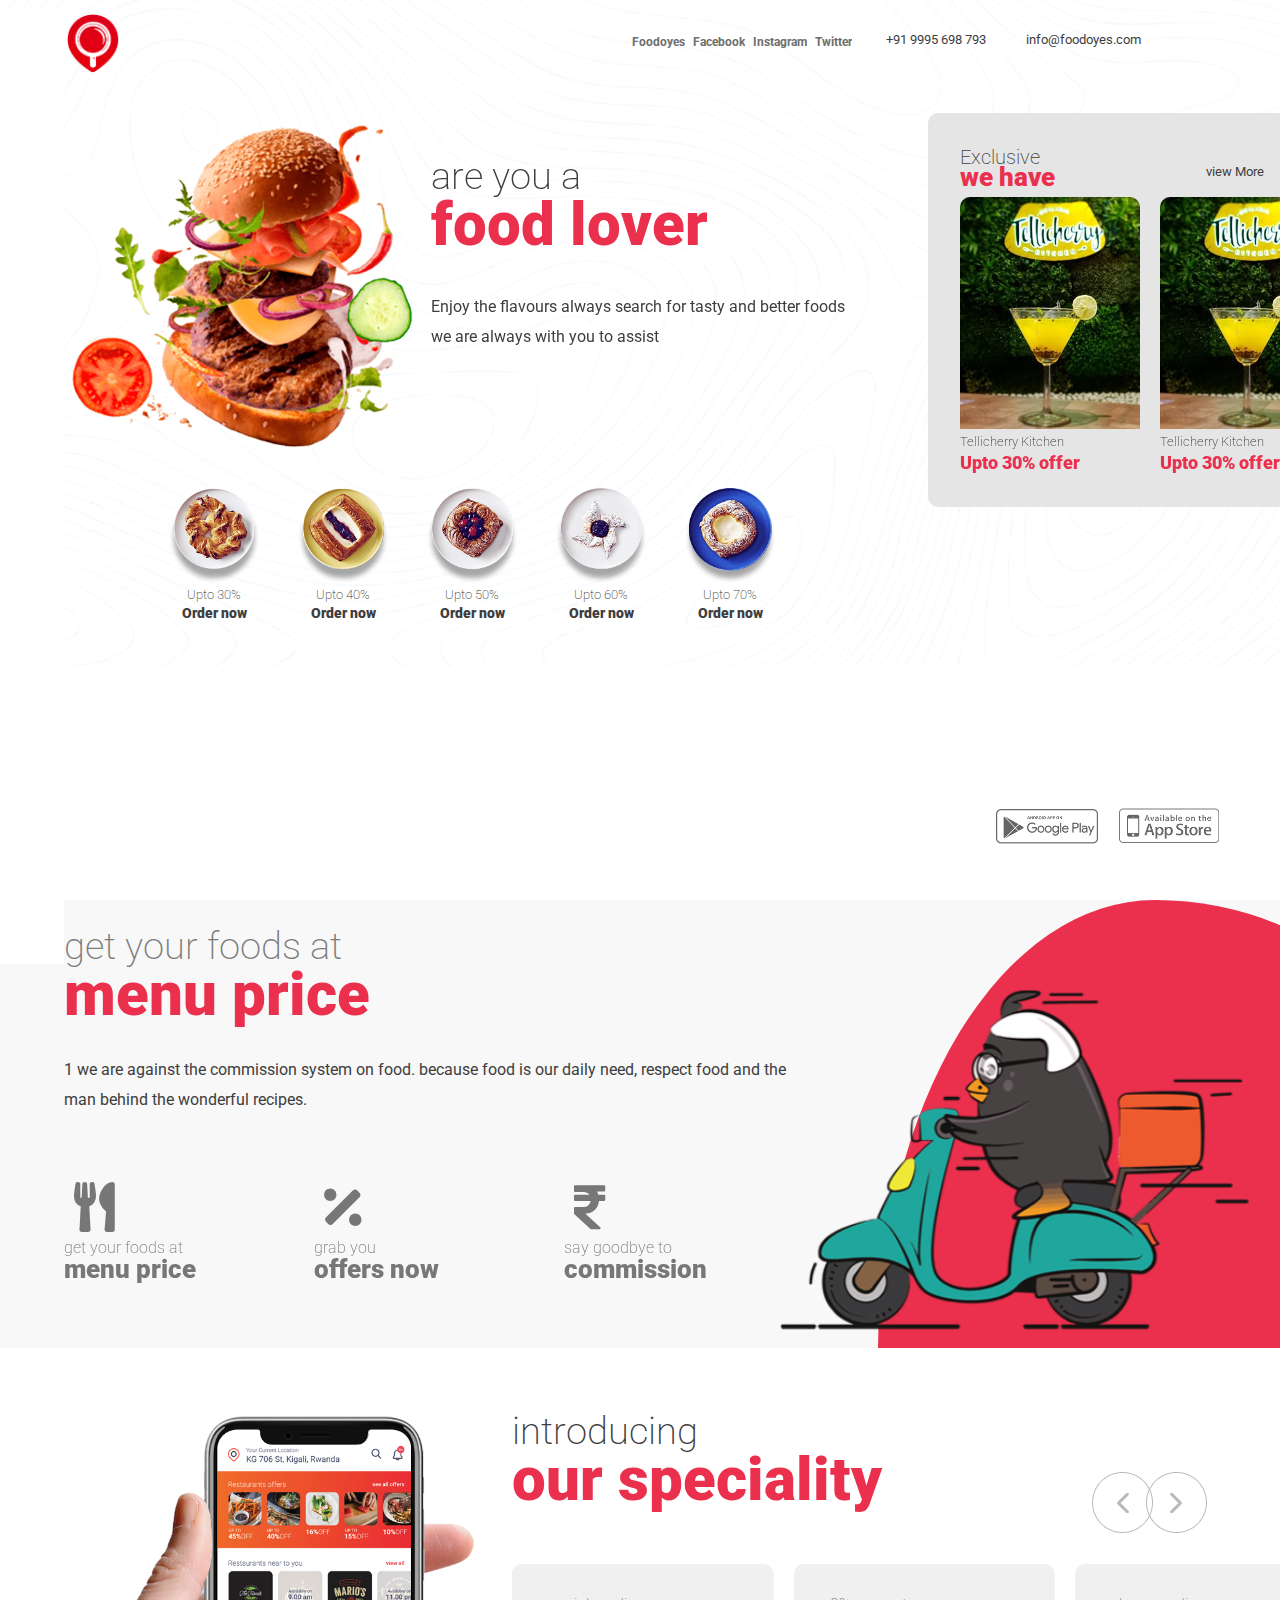
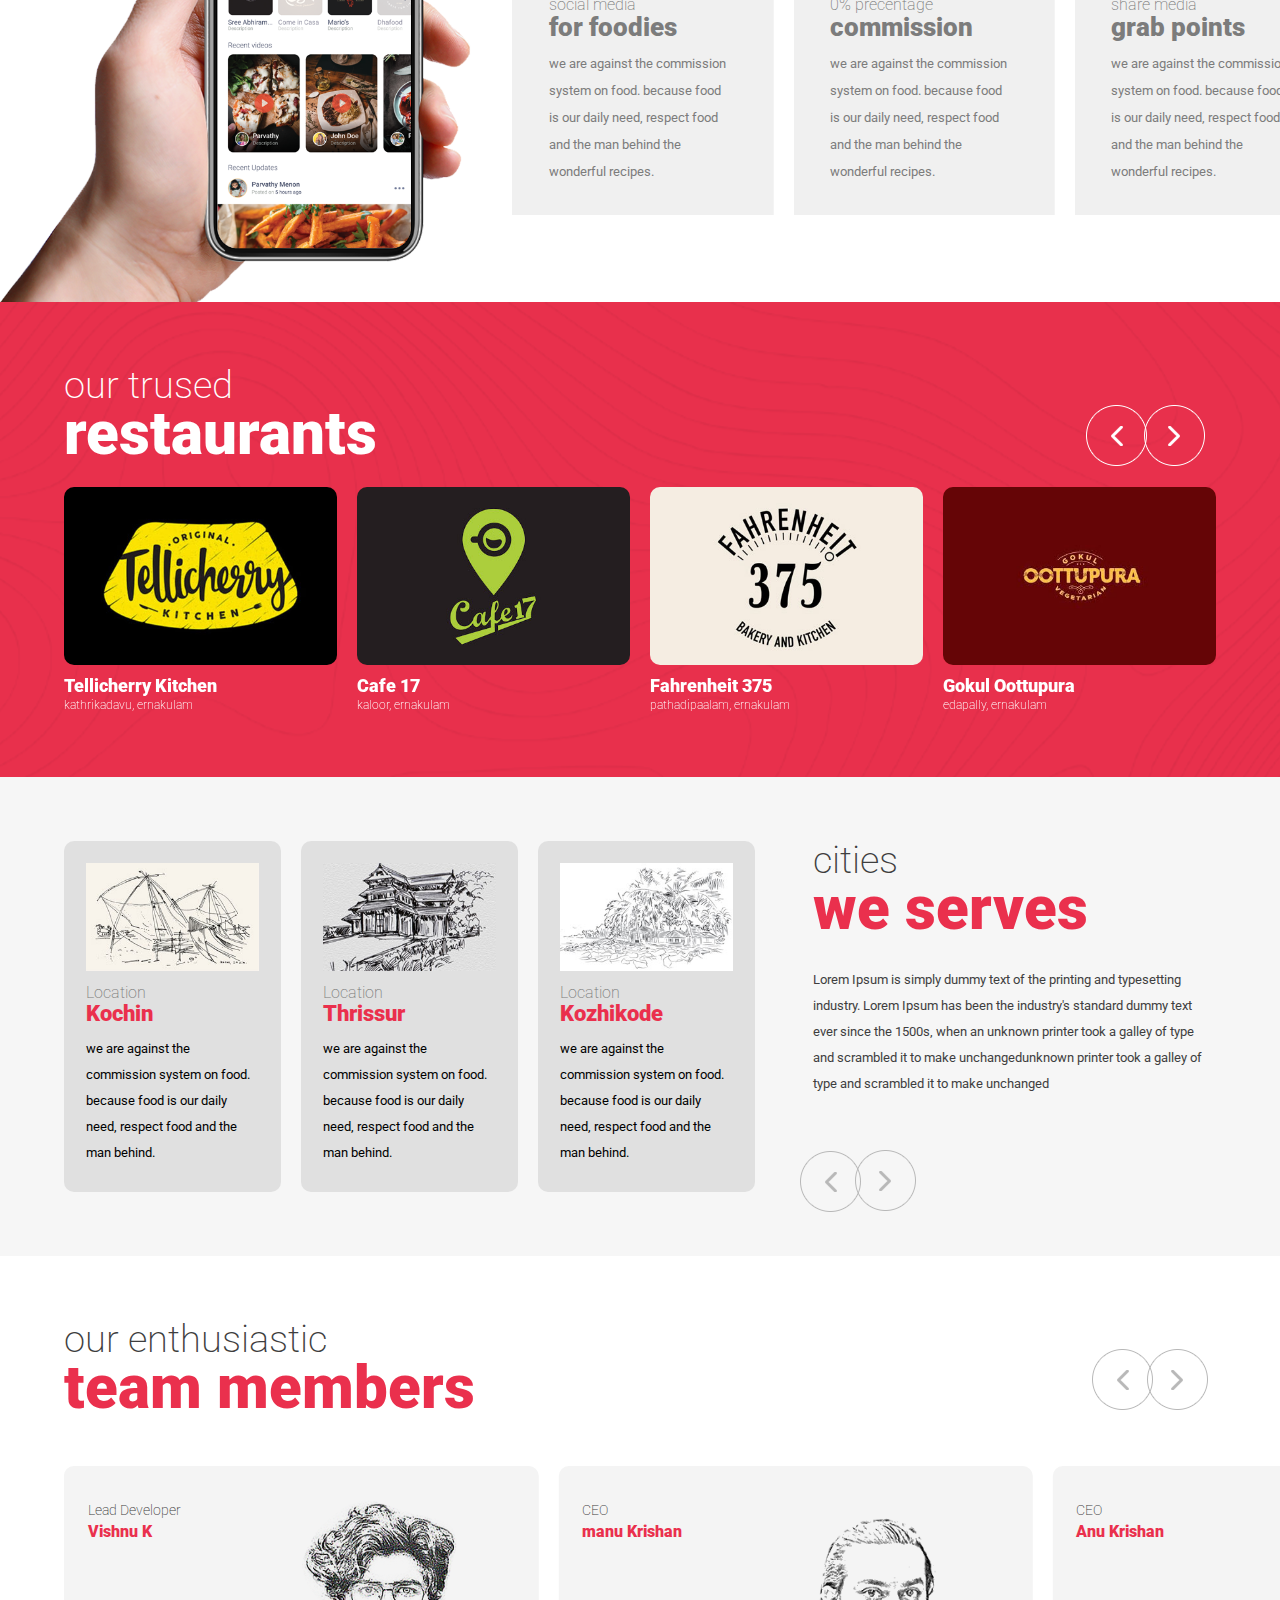
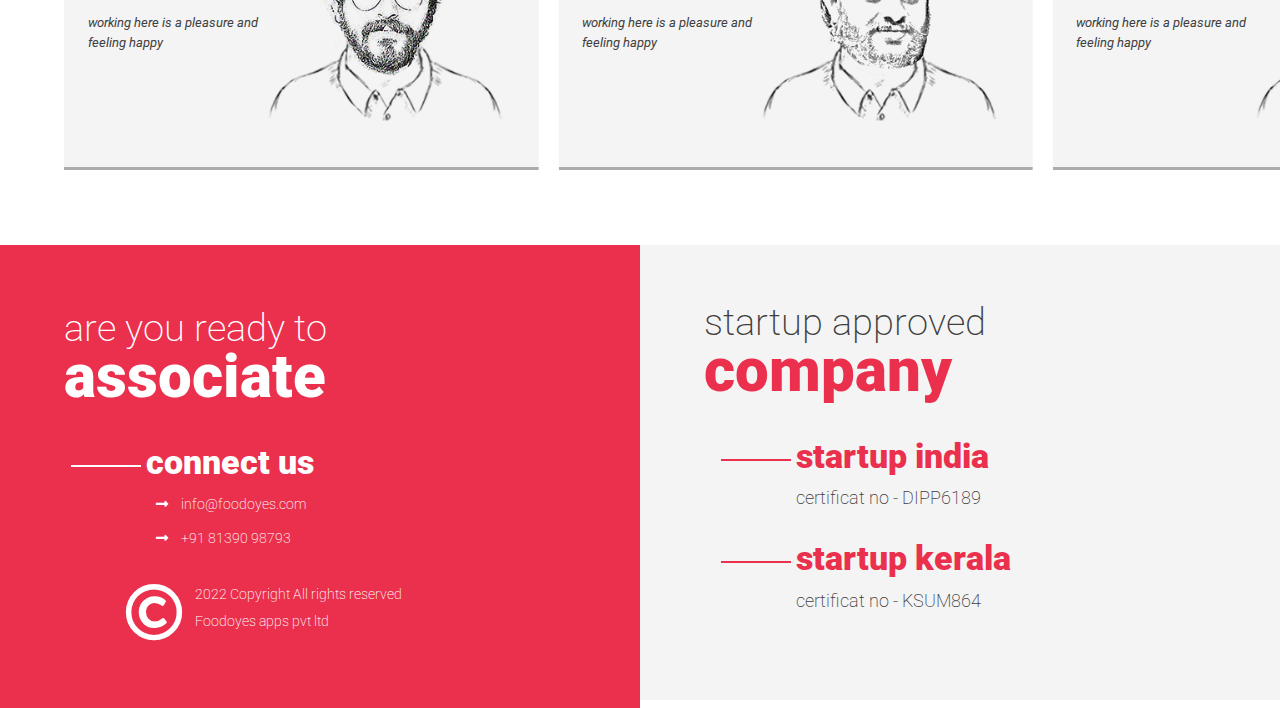
<file: xhtml/index-1.html>
﻿<!DOCTYPE html PUBLIC "-//W3C//DTD XHTML 1.0 Transitional//EN" "http://www.w3.org/TR/xhtml1/DTD/xhtml1-transitional.dtd">
<html xmlns="http://www.w3.org/1999/xhtml">
<head>
<meta http-equiv="Content-Type" content="text/html; charset=utf-8" />
<meta name="viewport" content="width=device-width, initial-scale=1.0, maximum-scale=1">
<title>foodoyes</title>
<link rel="shortcut icon" type="image/png" href="images/favicon.jpg" />
<link href="css/foodoyes.css" rel="stylesheet" type="text/css" />
<link href="css/owl.css" rel="stylesheet" type="text/css" />
<link href="https://fonts.googleapis.com/css2?family=Roboto:wght@100;300;400;500;700;900&display=swap" rel="stylesheet">
<link href="css/animate.css" rel="stylesheet" type="text/css" />
<link href="fonts/fontawesome-free-5.12.0-web/css/all.css" rel="stylesheet" />
</head>

<body>

<div class="slider_main"><div class="slider_back"><img src="images/bg.png" alt=""/></div>
	<div class="header">
		<div class="logo_left"> <a href="index.html"><img alt="foodoyes" class="logo-white" src="images/logo.png"  /> </a>  <img alt="foodoyes" class="logo-dark" src="images/logo.png"/> </div>
		<div class="menu_right_left">
                          <ul>
                          <li><p class="wow fadeInDown" data-wow-delay="0.5s">+91 9995 698 793</p></li>
                          <li><p class="wow fadeInDown" data-wow-delay="0.5s">info@foodoyes.com</p></li>
                          </ul>
                          <div class="clear"></div>
                         </div>
		<div class="menu_right">
		<div class="bottom_nav_right">
<ul>
<li><a class="btn effect1" href="#">foodoyes</a></li>
<li><a class="btn effect1" href="#">facebook</a></li>
<li><a class="btn effect1" href="#">instagram</a></li>
<li><a class="btn effect1" href="#">twitter</a></li>
</ul>
</div>
		</div>
<div class="menu_right2">  
                   
                 
                    <div class="burger">
                   <div class="mobile-nav">
    <span></span>
  </div>
                    </div>
                  
                    <button class="js-menu menu" type="button">
						<span ></span>
						</button>
					   
					   <nav>
							<ul>
								<div class="menu_inner">
								  <div class="menu_inner_left">
								  <li><a href="index.html">
								<div class="menu_inner"><div class="menu_inner_logo"><img src="images/logo-original.png" alt="WEB DESIGNING COMPANY IN INDIA" /></div></div></a>
								</li>
								<li><a  href="index.html">
						  <div class="menu_inner"><h1 class="active">home</h1><p>Welcome to the global website of uniquedotz, leading web design company in Sulthan bathery wayanad.</p></div></a>
								</li>
								<li><a href="about.html">
								<div class="menu_inner"><h1>about us</h1><p>Uniquedotz is the result of a vision of a group of talented web designers & developers...</p></div></a>
								</li>
								<li><a href="service.html">
								<div class="menu_inner"><h1>service</h1><p>We provide services in custom web design, development, software & mobile applications...</p></div></a>
								</li>
								
								  </div>
								  <div class="menu_inner_right">
								<li><a href="portfolio.html">
								<div class="menu_inner"><h1>portfolio</h1><p>lorem Ipsum is simply dummy text of the printing and typesetting industry.  </p></div></a>
								</li> 
								<li><a href="team.html">
								<div class="menu_inner"><h1>our team</h1><p>lorem Ipsum is simply dummy text of the printing and typesetting industry.  </p></div></a>
								</li> 
								<li><a href="contact.html">
								<div class="menu_inner"><h1>contact us</h1><p>lorem Ipsum is simply dummy text of the printing and typesetting industry.  </p></div></a>
								</li>
								<li><a href="https://www.hexeam.com/" target="_blank" >
								<div class="menu_inner"><h1>hexeam</h1><p>lorem Ipsum is simply dummy text of the printing and typesetting industry.  </p></div></a>
								</li>
								  </div>
								<div class="clear"></div>
								</div>
						   </ul>
					   </nav>
                
                  
                  
                </div>
	</div>

<!--body-->

<div class="content_section">
<div class="content_section_left">
<div class="content_section_left_left"><img class="hover-effect" src="images/slide-img.png" alt=""/></div>
<div class="content_section_left_right">
<div class="owlCarousel" id="text-ani">

<div class="item">

<h1>are you a</h1>
<h2>food lover</h2>
<p>Enjoy the flavours always search for tasty and better foods we are always with you to assist  </p>
</div>

<div class="item">
<h1>are you </h1>
<h2>hungry</h2>
<p>Enjoy the flavours always search for tasty and better foods we are always with you to assist  </p>

</div>

<div class="item">
<h1>are you a</h1>
<h2>food lover</h2>
<p>Enjoy the flavours always search for tasty and better foods we are always with you to assist  </p>
</div>

</div>



</div>
<div class="clear"></div>
<div class="bottom_slide2">
	<div class="owlCarousel" id="offer-slide">

<div class="item">
<div class="bottom_slide_inner">
<div class="bottom_slide_inner_top"><img src="images/offer-1.png" alt=""/>
<h1>Upto 10%</h1><h2>Order now</h2>
</div>
</div>

</div>

<div class="item">
<div class="bottom_slide_inner">
<div class="bottom_slide_inner_top"><img src="images/offer-2.png" alt=""/>
<h1>Upto 20%</h1><h2>Order now</h2>
</div>
</div>

</div>

<div class="item">
<div class="bottom_slide_inner">
<div class="bottom_slide_inner_top"><img src="images/offer-3.png" alt=""/>
<h1>Upto 30%</h1><h2>Order now</h2>
</div>
</div>

</div>
<div class="item">
<div class="bottom_slide_inner">
<div class="bottom_slide_inner_top"><img src="images/offer-4.png" alt=""/>
<h1>Upto 40%</h1><h2>Order now</h2>
</div>
</div>

</div>
		<div class="item">
<div class="bottom_slide_inner">
<div class="bottom_slide_inner_top"><img src="images/offer-5.png" alt=""/>
<h1>Upto 50%</h1><h2>Order now</h2>
</div>
</div>

</div>


</div>
	</div>

<div class="bottom_slide">
<ul>
<li>
<div class="bottom_slide_inner">
<div class="bottom_slide_inner_top"><img src="images/offer-1.png" alt=""/>
<h1>Upto 30%</h1><h2>Order now</h2>
</div>
</div>
</li>

<li>
<div class="bottom_slide_inner">
<div class="bottom_slide_inner_top"><img src="images/offer-2.png" alt=""/>
<h1>Upto 40%</h1><h2>Order now</h2>
</div>
</div>
</li>

<li>
<div class="bottom_slide_inner">
<div class="bottom_slide_inner_top"><img src="images/offer-3.png" alt=""/>
<h1>Upto 50%</h1><h2>Order now</h2>
</div>
</div>
</li>

<li>
<div class="bottom_slide_inner">
<div class="bottom_slide_inner_top"><img src="images/offer-4.png" alt=""/>
<h1>Upto 60%</h1><h2>Order now</h2>
</div>
</div>
</li>

<li>
<div class="bottom_slide_inner">
<div class="bottom_slide_inner_top"><img src="images/offer-5.png" alt=""/>
<h1>Upto 70%</h1><h2>Order now</h2>
</div>
</div>
</li>


</ul>
<div class="clear"></div>
</div>
	
</div>

<div class="right_slide">
<div class="right_slide_top">
<h1>Exclusive</h1> <h2>we have</h2>
<div class="right_slide_top_right"><a href="#">view more</a></div>
</div>
<div class="right_slide_bottom">
<div class="owlCarousel" id="slide_right">

<div class="item">
<div class="right_slide_bottom_btm"><img src="images/slide_right-1.png" alt=""/>
<div class="right_slide_bottom_cntnt"><h1>Tellicherry Kitchen</h1><h2>Upto 30% offer</h2></div>
</div>

</div>

<div class="item">
<div class="right_slide_bottom_btm"><img src="images/slide_right-1.png" alt=""/>
<div class="right_slide_bottom_cntnt"><h1>Tellicherry Kitchen</h1><h2>Upto 30% offer</h2></div>
</div>

</div>

<div class="item">
<div class="right_slide_bottom_btm"><img src="images/slide_right-1.png" alt=""/>
<div class="right_slide_bottom_cntnt"><h1>Tellicherry Kitchen</h1><h2>Upto 30% offer</h2></div>
</div>

</div>


</div>
</div>
</div>

</div>




<div class="bottom_nav">
<div class="bottom_nav_left">
<ul>
<li><a href="#"><img src="images/play.png" alt=""/></a></li>
<li><a href="#"><img src="images/appstore.png" alt=""/></a></li>
<div class="clear"></div>
</ul>

</div>

<div class="clear"></div>
</div>	





</div>

<div class="about_section">
<div class="about_section_inn">
<div class="about_section_inn_left">
<div class="about_section_inn_left_top">
<h1>get your foods at</h1>
<h2>menu price</h2>
<p>1 we are against the commission system on food. because food is our daily need, respect food and the man 
behind the wonderful recipes.  </p>
</div>
	<div class="about_section_inn_left_btm">
	<div class="owlCarousel" id="about">

<div class="item">
<div class="about_section_inn_left_btm_inn_inner">
<div class="about_section_inn_left_btm_inn_cntnt"><i class="fas fa-utensils"></i><h1>get your foods at</h1><h2>menu price</h2></div>
</div>

</div>

<div class="item">
<div class="about_section_inn_left_btm_inn_inner">
<div class="about_section_inn_left_btm_inn_cntnt"><i class="fas fa-percentage"></i><h1>grab you</h1><h2>offers now</h2></div>  
</div>

</div>

<div class="item">
<div class="about_section_inn_left_btm_inn_inner">

<div class="about_section_inn_left_btm_inn_cntnt"><i class="fas fa-rupee-sign"></i><h1>say goodbye to</h1><h2>commission</h2></div>  
</div>

</div>


</div>
	
	</div>

</div>
<div class="about_section_inn_right">
<div class="about_section_inn_right_inner"><img src="images/foobi-2.png" alt=""/></div>

</div>
<div class="clear"></div>
</div>
<div class="about_right_last_bg"></div>
	<div class="clear"></div>
</div>



<div class="speciality">
<div class="speciality_left"><img src="images/spcl-1.png" alt=""/></div>
<div class="speciality_right">
<div class="speciality_right_top">
<h1>introducing</h1><h2>our speciality</h2>
</div>
	<div class="speciality_right_btm">
<div class="owlCarousel" id="spcl">

<div class="item">
<div class="speciality_right_btm_inn">
	<h1>social media</h1>
	<h2>for foodies</h2>
	<h3>we are against the commission system on food. because food is our daily need, respect food and the man behind the wonderful recipes.</h3>
	</div>
</div>

<div class="item">
<div class="speciality_right_btm_inn">
	<h1>0% precentage</h1>
	<h2>commission</h2>
	<h3>we are against the commission system on food. because food is our daily need, respect food and the man behind the wonderful recipes.</h3>
	</div>
</div>

<div class="item">
<div class="speciality_right_btm_inn">
	<h1>share media</h1>
	<h2>grab points</h2>
	<h3>we are against the commission system on food. because food is our daily need, respect food and the man behind the wonderful recipes.</h3>
	</div>

</div>


</div>
</div>
	
	
</div>

<div class="clear"></div>
</div>
	<div id="toTop">
<div id="hotel">
<div class="our_restaurants">
<div class="our_restaurants_inner">
	<div class="our_restaurants_inner_top">
		<h1>our trused</h1> <h2>restaurants</h2>
		</div>
	<div class="our_restaurants_inner_btm">
	<div class="owlCarousel" id="restaurants">

<div class="item">
<div class="our_restaurants_inner_btm_inner">
	<div class="our_restaurants_inner_btm_inner_img"><img src="images/restaurants/restaurant-1.jpg" alt=""/></div>
	<div class="our_restaurants_inner_btm_inner_cnt"><h1>Tellicherry Kitchen</h1><h2>kathrikadavu, ernakulam</h2></div>
	</div>

</div>

<div class="item">
<div class="our_restaurants_inner_btm_inner">
	<div class="our_restaurants_inner_btm_inner_img"><img src="images/restaurants/restaurant-2.jpg" alt=""/></div>
	<div class="our_restaurants_inner_btm_inner_cnt"><h1>Cafe 17</h1><h2>kaloor, ernakulam</h2></div>
	</div>

</div>

<div class="item">
<div class="our_restaurants_inner_btm_inner">
	<div class="our_restaurants_inner_btm_inner_img"><img src="images/restaurants/restaurant-3.jpg" alt=""/></div>
	<div class="our_restaurants_inner_btm_inner_cnt"><h1>Fahrenheit 375</h1><h2>pathadipaalam, ernakulam</h2></div>
	</div>

</div>
<div class="item">
<div class="our_restaurants_inner_btm_inner">
	<div class="our_restaurants_inner_btm_inner_img"><img src="images/restaurants/restaurant-4.jpg" alt=""/></div>
	<div class="our_restaurants_inner_btm_inner_cnt"><h1>Gokul Oottupura</h1><h2>edapally, ernakulam</h2></div>
	</div>

</div>

</div>
	</div>
	</div>
	</div>
</div>
</div>
<div class="cities_section">
	<div class="cities_section_inn">
		<div class="cities_section_inn_left">
		<div class="owlCarousel" id="city">

<div class="item">
	<div class="cities_section_inn_left_main">
		<div class="cities_section_inn_left_inn_img"><img src="images/city/city-1.jpg" alt=""/></div>
 <div class="cities_section_inn_left_inn">
	<h1>Location</h1>
	 <h2>Kochin</h2>
	 <p>we are against the commission system on food. because food is our daily need, respect food and the man behind.</p>
	</div>
		</div>
</div>

<div class="item">
<div class="cities_section_inn_left_main">
		<div class="cities_section_inn_left_inn_img"><img src="images/city/city-2.jpg" alt=""/></div>
 <div class="cities_section_inn_left_inn">
	<h1>Location</h1>
	 <h2>Thrissur</h2>
	 <p>we are against the commission system on food. because food is our daily need, respect food and the man behind.</p>
	</div>
		</div>
</div>

<div class="item">
<div class="cities_section_inn_left_main">
		<div class="cities_section_inn_left_inn_img"><img src="images/city/city-3.jpg" alt=""/></div>
 <div class="cities_section_inn_left_inn">
	<h1>Location</h1>
	 <h2>Kozhikode</h2>
	 <p>we are against the commission system on food. because food is our daily need, respect food and the man behind.</p>
	</div>
		</div>

</div>


</div>
		</div>
		<div class="cities_section_inn_right">
		<h1>cities</h1>
	 <h2>we serves</h2>
	 <p>Lorem Ipsum is simply dummy text of the printing and typesetting industry. Lorem Ipsum has been the industry's standard dummy text ever since the 1500s, when an unknown printer took a galley of type and scrambled it to make unchangedunknown printer
 took a galley of type and scrambled it to make unchanged</p>
		</div>
	<div class="clear"></div>
	</div>
	</div>
	
	
	<div class="team_section">
		
	<div class="team_section_inn">
		<div class="team_section_inn_top">
		<h1>our enthusiastic</h1>
		<h2>team members</h2>
		</div>
		<div class="team_section_inn_btm">
		<div class="owlCarousel" id="team">

<div class="item">
	<div class="team_section_inn_inn">
<div class="team_section_inn_btm">
<div class="team_section_inn_btm_inn">
	<div class="team_section_inn_btm_inn_left">
	<div class="team_section_inn_btm_inn_left_top"><h1>Lead Developer</h1><h2>Vishnu K</h2></div>
		<div class="team_section_inn_btm_inn_left_btm"><h1>working here is a pleasure and feeling happy</h1></div>
	</div>
		<div class="team_section_inn_btm_inn_right"><img src="images/team/vishnu.png" alt=""/></div>
	<div class="clear"></div>
	</div>	
</div>
</div>
</div>
			<div class="item">
	<div class="team_section_inn_inn">
<div class="team_section_inn_btm">
<div class="team_section_inn_btm_inn">
	<div class="team_section_inn_btm_inn_left">
	<div class="team_section_inn_btm_inn_left_top"><h1>CEO</h1><h2>manu Krishan</h2></div>
		<div class="team_section_inn_btm_inn_left_btm"><h1>working here is a pleasure and feeling happy</h1></div>
	</div>
		<div class="team_section_inn_btm_inn_right"><img src="images/team/manu.png" alt=""/></div>
	<div class="clear"></div>
	</div>	
</div>
</div>
</div>
			
			<div class="item">
	<div class="team_section_inn_inn">
<div class="team_section_inn_btm">
<div class="team_section_inn_btm_inn">
	<div class="team_section_inn_btm_inn_left">
	<div class="team_section_inn_btm_inn_left_top"><h1>CEO</h1><h2>Anu Krishan</h2></div>
		<div class="team_section_inn_btm_inn_left_btm"><h1>working here is a pleasure and feeling happy</h1></div>
	</div>
		<div class="team_section_inn_btm_inn_right"><img src="images/team/kannan.png" alt=""/></div>
	<div class="clear"></div>
	</div>	
</div>
</div>
</div>
			<div class="item">
<div class="team_section_inn_inn">
<div class="team_section_inn_btm">
<div class="team_section_inn_btm_inn">
	<div class="team_section_inn_btm_inn_left">
	<div class="team_section_inn_btm_inn_left_top"><h1>BackEnd Developer</h1><h2>Midhulesh Manoj</h2></div>
		<div class="team_section_inn_btm_inn_left_btm"><h1>working here is a pleasure and feeling happy</h1></div>
	</div>
		<div class="team_section_inn_btm_inn_right"><img src="images/team/midhulesh.png" alt=""/></div>
	<div class="clear"></div>
	</div>	
</div>
</div>

</div>
<div class="item">
	<div class="team_section_inn_inn">
<div class="team_section_inn_btm">
<div class="team_section_inn_btm_inn">
	<div class="team_section_inn_btm_inn_left">
	<div class="team_section_inn_btm_inn_left_top"><h1>Technical Advisor</h1><h2>Nikhil </h2></div>
		<div class="team_section_inn_btm_inn_left_btm"><h1>working here is a pleasure and feeling happy</h1></div>
	</div>
		<div class="team_section_inn_btm_inn_right"><img src="images/team/nikhil.png" alt=""/></div>
	<div class="clear"></div>
	</div>	
</div>
</div>
</div>
			<div class="item">
	<div class="team_section_inn_inn">
<div class="team_section_inn_btm">
<div class="team_section_inn_btm_inn">
	<div class="team_section_inn_btm_inn_left">
	<div class="team_section_inn_btm_inn_left_top"><h1>Creative Head</h1><h2>Sambu Prasad </h2></div>
		<div class="team_section_inn_btm_inn_left_btm"><h1>working here is a pleasure and feeling happy</h1></div>
	</div>
		<div class="team_section_inn_btm_inn_right"><img src="images/team/sambu.png" alt=""/></div>
	<div class="clear"></div>
	</div>	
</div>
</div>
</div>
<div class="item">
<div class="team_section_inn_inn">
<div class="team_section_inn_btm">
<div class="team_section_inn_btm_inn">
	<div class="team_section_inn_btm_inn_left">
	<div class="team_section_inn_btm_inn_left_top"><h1>Media Head</h1><h2>Praveen R</h2></div>
		<div class="team_section_inn_btm_inn_left_btm"><h1>working here is a pleasure and feeling happy</h1></div>
	</div>
		<div class="team_section_inn_btm_inn_right"><img src="images/team/praveen.png" alt=""/></div>
	<div class="clear"></div>
	</div>	
</div>
</div>

</div>
<div class="item">
<div class="team_section_inn_inn">
<div class="team_section_inn_btm">
<div class="team_section_inn_btm_inn">
	<div class="team_section_inn_btm_inn_left">
	<div class="team_section_inn_btm_inn_left_top"><h1>Data Analyst</h1><h2>Abin Jayan</h2></div>
		<div class="team_section_inn_btm_inn_left_btm"><h1>working here is a pleasure and feeling happy</h1></div>
	</div>
		<div class="team_section_inn_btm_inn_right"><img src="images/team/abinjayan.png" alt=""/></div>
	<div class="clear"></div>
	</div>	
</div>
</div>

</div>
			
<div class="item">
<div class="team_section_inn_inn">
<div class="team_section_inn_btm">
<div class="team_section_inn_btm_inn">
	<div class="team_section_inn_btm_inn_left">
	<div class="team_section_inn_btm_inn_left_top"><h1>Accounts</h1><h2>Siva Prasad S.V</h2></div>
		<div class="team_section_inn_btm_inn_left_btm"><h1>working here is a pleasure and feeling happy</h1></div>
	</div>
		<div class="team_section_inn_btm_inn_right"><img src="images/team/team-4.png" alt=""/></div>
	<div class="clear"></div>
	</div>	
</div>
</div>

</div>
			
			<div class="item">
<div class="team_section_inn_inn">
<div class="team_section_inn_btm">
<div class="team_section_inn_btm_inn">
	<div class="team_section_inn_btm_inn_left">
	<div class="team_section_inn_btm_inn_left_top"><h1>UI/UX Developer</h1><h2>Akhil Govind</h2></div>
		<div class="team_section_inn_btm_inn_left_btm"><h1>working here is a pleasure and feeling happy</h1></div>
	</div>
		<div class="team_section_inn_btm_inn_right"><img src="images/team/akhilgovind1.png" alt=""/></div>
	<div class="clear"></div>
	</div>	
</div>
</div>

</div>

</div>
		
		</div>
		</div></div>

		<div class="footer_main">
			<div class="footer_main_left">
			<div class="footer_main_left_inner">
				<div class="footer_main_left_inner_top">
				<h1>are you ready to</h1><h2>associate</h2>
				</div>
				<div class="footer_main_left_inner_center"><h1>connect us</h1>
					<h2> <i class="fas fa-long-arrow-alt-right"></i>  info@foodoyes.com</h2>
					<h2><i class="fas fa-long-arrow-alt-right"></i>  +91 81390 98793  </h2></div>
				<div class="footer_main_left_inner_btmm"><i class="far fa-copyright"></i>
				<p> 2022 Copyright All rights reserved <br>
				Foodoyes apps pvt ltd</p>
				</div>
				</div>
			</div>
			<div class="footer_main_right">
			<div class="footer_main_left_inner">
				<div class="footer_main_right_inner_top">
				<h1>startup approved</h1><h2>company</h2>
				</div>
				<div class="footer_main_right_inner_center"><h1>startup india</h1>
					<p> certificat no - DIPP6189</p>
				</div>
				<div class="footer_main_right_inner_center"><h1>startup kerala</h1>
					<p> certificat no - KSUM864</p>
				</div>
			</div>
		<div class="clear"></div>
		</div>
		</div>
<!--body-->
<!--JQUERY SECTION-->


<script src="js/main_jQuery.js" type="text/javascript"></script> 
<script src="js/owl.js" type="text/javascript" charset="utf-8"></script> 
<script src="js/wow.js" type="text/javascript"></script> 
<script  src="js/text-ani.js"></script>
<script  src="js/newmenu.js"></script>
<!--JQUERY SECTION-->
			<script type="text/javascript" charset="utf-8">
if (document.documentElement.clientWidth > 980) {
$(function() { var logo = $(".header"); $(window).scroll(function() {
var scroll = $(window).scrollTop();

    if (scroll >= 400) {
      if(!logo.hasClass("Header_fixed")) {
        logo.hide();
        logo.removeClass('header').addClass("Header_fixed").fadeIn(0);
      }
    } else {
      if(!logo.hasClass("header")) {
        logo.hide();
        logo.removeClass("Header_fixed").addClass('header').fadeIn(0);
      }
    }

});
});	
}
</script> 
<script>
wow = new WOW(
{
animateClass: 'animated',
offset:       100,
callback:     function(box) {
console.log("WOW: animating <" + box.tagName.toLowerCase() + ">")
}
}
);
wow.init();
document.getElementById('moar').onclick = function() {
var section = document.createElement('section');
section.className = 'section--purple wow fadeInDown';
this.parentNode.insertBefore(section, this);
};
</script>
	
	<script>

$('#offer-slide').owlCarousel({
loop:true,
margin:0,
nav:false,
autoplay:true,
autoplayTimeout: 3000,
animateOut: 'fadeOut',
animateIn: 'fadeInLeft ',
responsive:{
0:{
items:2,
margin:0
},
400:{
items:3
},
600:{
items:4
},
1000:{
items:5
}
}
})


</script> 
<script>

$('#slide_right').owlCarousel({
loop:true,
margin:20,
nav:false,
autoplay:true,
autoplayTimeout: 3500,
animateOut: 'fadeOut',
animateIn: 'fadeInLeft ',
responsive:{
0:{
items:1,
margin:0
},
400:{
items:1
},
600:{
items:1
},
1000:{
items:1.7
}
}
})


</script> 
<script>

$('#text-ani').owlCarousel({
loop:true,
margin:0,
nav:false,
autoplay:true,
autoplayTimeout: 3000,
animateOut: 'fadeOut',
animateIn: 'fadeInLeft ',
responsive:{
0:{
items:1,
margin:0
},
400:{
items:1
},
600:{
items:1
},
1000:{
items:1
}
}
})


</script> 

<script>

$('#about_cntnt').owlCarousel({
loop:true,
margin:0,
nav:false,
autoplay:true,
autoplayTimeout: 3000,
animateOut: 'fadeOut',
animateIn: 'fadeInLeft ',
responsive:{
0:{
items:1,
margin:0
},
400:{
items:1
},
600:{
items:2
},
1000:{
items:3
}
}
})


</script> 
	<script>

$('#team').owlCarousel({
loop:true,
margin:20,
nav:false,
autoplay:true,
autoplayTimeout: 3000,
animateOut: 'fadeOut',
animateIn: 'fadeInLeft ',
responsive:{
0:{
items:1,
margin:0
},
400:{
items:1
},
600:{
items:2
},
1000:{
items:2.5
}
}
})


</script> 
	<script>

$('#restaurants').owlCarousel({
loop:true,
margin:20,
nav:false,
autoplay:true,
autoplayTimeout: 3000,
animateOut: 'fadeOut',
animateIn: 'fadeInLeft ',
responsive:{
0:{
items:1,
margin:0
},
400:{
items:2
},
600:{
items:3
},
1000:{
items:4
}
}
})


</script>
	
		<script>

$('#city').owlCarousel({
loop:true,
margin:20,
nav:false,
autoplay:true,
autoplayTimeout: 3000,
animateOut: 'fadeOut',
animateIn: 'fadeInLeft ',
responsive:{
0:{
items:1,
margin:0
},
400:{
items:1
},
600:{
items:2
},
1000:{
items:3
}
}
})


</script>
	<script>

$('#spcl').owlCarousel({
loop:true,
margin:20,
nav:false,
autoplay:true,
autoplayTimeout: 3000,
animateOut: 'fadeOut',
animateIn: 'fadeInLeft ',
responsive:{
0:{
items:1,
margin:0
},
400:{
items:1
},
600:{
items:2
},
1000:{
items:2.8
}
}
})


</script> 
		<script>

$('#about').owlCarousel({
loop:true,
margin:20,
nav:false,
autoplay:true,
autoplayTimeout: 3000,
animateOut: 'fadeOut',
animateIn: 'fadeInLeft ',
responsive:{
0:{
items:1,
margin:0
},
400:{
items:1
},
600:{
items:2
},
1000:{
items:3
}
}
})


</script> 
<script>
$('body').on('mousemove', function(e){
var centerGorizontal = $(this).width()/5;
var centerVertical = $(this).height()/5;

var resultHover1 = centerGorizontal - e.offsetX;
var resultHover2 = centerVertical - e.offsetY;

$('.hover-effect').css({
'transform':'perspective(700px) rotateY(' + resultHover1/90 +'deg) rotateX(' + resultHover2/90 +'deg)'
})
});

</script>
</body>
</html>
</file>
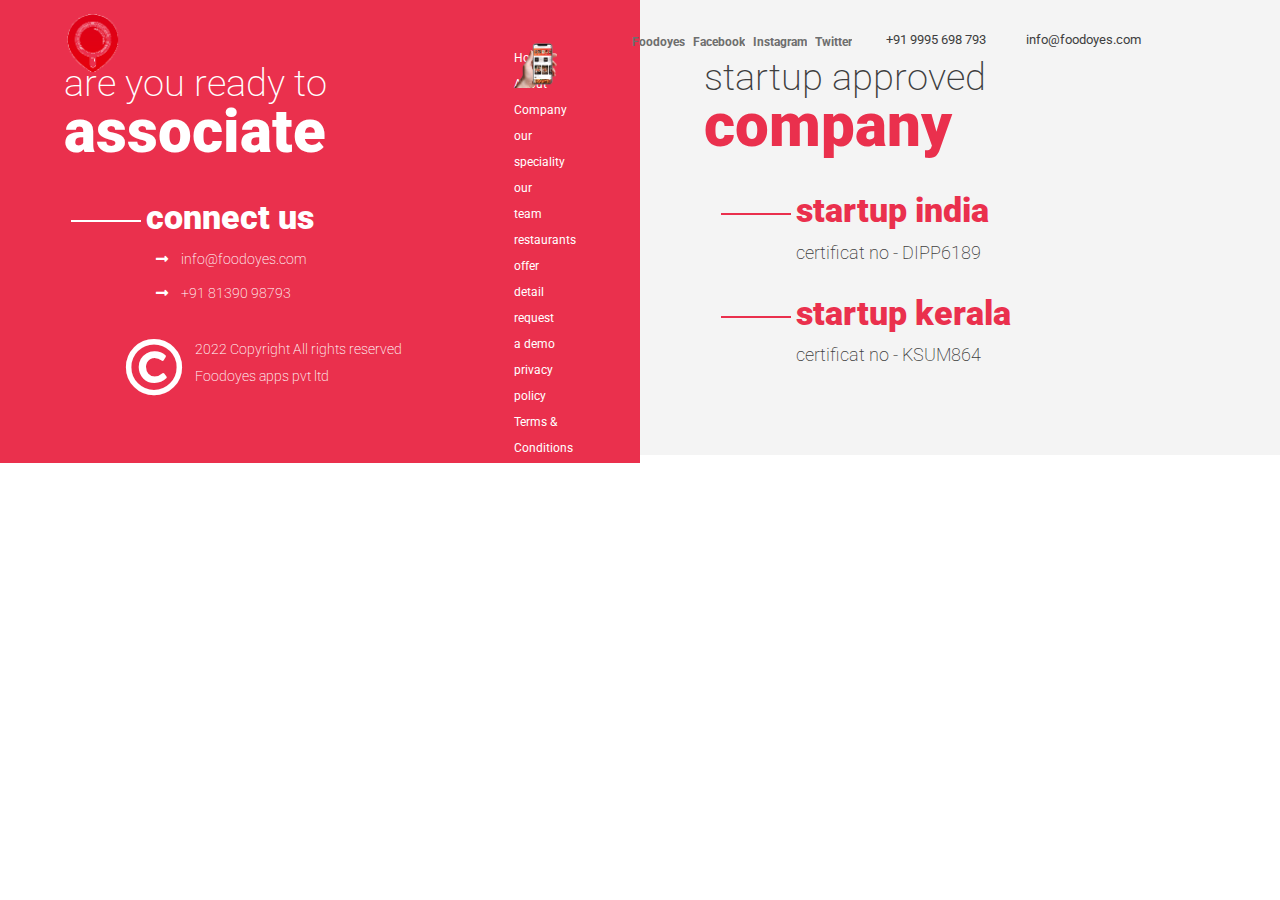
<file: xhtml/team.html>
<!DOCTYPE html PUBLIC "-//W3C//DTD XHTML 1.0 Transitional//EN" "http://www.w3.org/TR/xhtml1/DTD/xhtml1-transitional.dtd">
<html xmlns="http://www.w3.org/1999/xhtml">
<head>
<meta http-equiv="Content-Type" content="text/html; charset=utf-8" />
<meta name="viewport" content="width=device-width, initial-scale=1.0, maximum-scale=1">
<title>foodoyes</title>
<link rel="shortcut icon" type="image/png" href="images/favicon.png" />
<link href="css/foodoyes.css" rel="stylesheet" type="text/css" />
<link href="css/owl.css" rel="stylesheet" type="text/css" />
<link href="https://fonts.googleapis.com/css2?family=Roboto:wght@100;300;400;500;700;900&display=swap" rel="stylesheet">
<link href="css/animate.css" rel="stylesheet" type="text/css" />
<link href="fonts/fontawesome-free-5.12.0-web/css/all.css" rel="stylesheet" />
</head>

<body>

<div class="slider_main">
	<div class="header">
		<div class="logo_left"> <a href="index.html"><img alt="foodoyes" class="logo-white" src="images/logo.png"  /> </a>  <img alt="foodoyes" class="logo-dark" src="images/logo.png"/> </div>
		<div class="menu_right_left">
                          <ul>
                          <li><p class="wow fadeInDown" data-wow-delay="0.5s">+91 9995 698 793</p></li>
                          <li><p class="wow fadeInDown" data-wow-delay="0.5s">info@foodoyes.com</p></li>
                          </ul>
                          <div class="clear"></div>
                         </div>
		<div class="menu_right">
		<div class="bottom_nav_right">
<ul>
<li><a class="btn effect1" href="#">foodoyes</a></li>
<li><a class="btn effect1" href="#">facebook</a></li>
<li><a class="btn effect1" href="#">instagram</a></li>
<li><a class="btn effect1" href="#">twitter</a></li>
</ul>
</div>
		</div>
<div class="menu_right2">  
                   
                 
                    <div class="burger">
                   <div class="mobile-nav">
    <span></span>
  </div>
                    </div>
                  
                    <nav class="menu">
                      <div class="menu__brand">
                        <a href="index.html"><div class="logo"><div class="menu_right_img"><img src="images/spcl-1.png"></div></div></a>
                      </div>
                      <ul class="menu__list">
                        <li class="menu__item"><a  href="index.html" class="menu__link">Home</a></li>
                        <li class="menu__item"><a href="about.html" class="menu__link">About Company </a></li>
						<li class="menu__item"><a href="speciality.html" class="menu__link">our speciality </a></li>
						<li class="menu__item"><a href="team.html" class="menu__link">our team</a></li>
						<li class="menu__item"><a href="restaurants.html" class="menu__link">restaurants</a></li>
                        <li class="menu__item"><a href="offerdetail.html" class="menu__link">offer detail</a></li>
						<li class="menu__item"><a href="demo.html" class="menu__link">request a demo</a></li>
                        <li class="menu__item"><a href="privacypolicy.html" class="menu__link">privacy policy</a></li>
                        <li class="menu__item"><a href="Terms&Conditions.html" class="menu__link">Terms & Conditions</a></li>
						<li class="menu__item"><a href="shipping.html" class="menu__link">shipping and delivery</a></li>
                        <li class="menu__item"><a href="contact.html" class="menu__link">contact us</a></li>
                      </ul>
                    </nav>
                </div>
	</div>

<!--body-->








<div class="footer_main">
    <div class="footer_main_left">
    <div class="footer_main_left_inner">
        <div class="footer_main_left_inner_top">
        <h1>are you ready to</h1><h2>associate</h2>
        </div>
        <div class="footer_main_left_inner_center"><h1>connect us</h1>
            <h2> <i class="fas fa-long-arrow-alt-right"></i>  info@foodoyes.com</h2>
            <h2><i class="fas fa-long-arrow-alt-right"></i>  +91 81390 98793  </h2></div>
        <div class="footer_main_left_inner_btmm"><i class="far fa-copyright"></i>
        <p> 2022 Copyright All rights reserved <br>
        Foodoyes apps pvt ltd</p>
        </div>
        </div>
    </div>
    <div class="footer_main_right">
    <div class="footer_main_left_inner">
        <div class="footer_main_right_inner_top">
        <h1>startup approved</h1><h2>company</h2>
        </div>
        <div class="footer_main_right_inner_center"><h1>startup india</h1>
            <p> certificat no - DIPP6189</p>
        </div>
        <div class="footer_main_right_inner_center"><h1>startup kerala</h1>
            <p> certificat no - KSUM864</p>
        </div>
    </div>
<div class="clear"></div>
</div>
</div>
<!--body-->
<!--JQUERY SECTION-->


<script src="js/main_jQuery.js" type="text/javascript"></script> 
<script src="js/owl.js" type="text/javascript" charset="utf-8"></script> 
<script src="js/wow.js" type="text/javascript"></script> 
<script  src="js/text-ani.js"></script>
<script  src="js/newmenu.js"></script>
<!--JQUERY SECTION-->
    <script type="text/javascript" charset="utf-8">
if (document.documentElement.clientWidth > 980) {
$(function() { var logo = $(".header"); $(window).scroll(function() {
var scroll = $(window).scrollTop();

if (scroll >= 400) {
if(!logo.hasClass("Header_fixed")) {
logo.hide();
logo.removeClass('header').addClass("Header_fixed").fadeIn(0);
}
} else {
if(!logo.hasClass("header")) {
logo.hide();
logo.removeClass("Header_fixed").addClass('header').fadeIn(0);
}
}

});
});	
}
</script> 
<script>
wow = new WOW(
{
animateClass: 'animated',
offset:       100,
callback:     function(box) {
console.log("WOW: animating <" + box.tagName.toLowerCase() + ">")
}
}
);
wow.init();
document.getElementById('moar').onclick = function() {
var section = document.createElement('section');
section.className = 'section--purple wow fadeInDown';
this.parentNode.insertBefore(section, this);
};
</script>

<script>

$('#offer-slide').owlCarousel({
loop:true,
margin:0,
nav:false,
autoplay:true,
autoplayTimeout: 3000,
animateOut: 'fadeOut',
animateIn: 'fadeInLeft ',
responsive:{
0:{
items:2,
margin:0
},
400:{
items:3
},
600:{
items:4
},
1000:{
items:5
}
}
})


</script> 
<script>

$('#slide_right').owlCarousel({
loop:true,
margin:20,
nav:false,
autoplay:true,
autoplayTimeout: 3500,
animateOut: 'fadeOut',
animateIn: 'fadeInLeft ',
responsive:{
0:{
items:1,
margin:0
},
400:{
items:1
},
600:{
items:1
},
1000:{
items:1.7
}
}
})


</script> 
<script>

$('#text-ani').owlCarousel({
loop:true,
margin:0,
nav:false,
autoplay:true,
autoplayTimeout: 3000,
animateOut: 'fadeOut',
animateIn: 'fadeInLeft ',
responsive:{
0:{
items:1,
margin:0
},
400:{
items:1
},
600:{
items:1
},
1000:{
items:1
}
}
})


</script> 

<script>

$('#about_cntnt').owlCarousel({
loop:true,
margin:0,
nav:false,
autoplay:true,
autoplayTimeout: 3000,
animateOut: 'fadeOut',
animateIn: 'fadeInLeft ',
responsive:{
0:{
items:1,
margin:0
},
400:{
items:1
},
600:{
items:2
},
1000:{
items:3
}
}
})


</script> 
<script>

$('#team').owlCarousel({
loop:true,
margin:20,
nav:false,
autoplay:true,
autoplayTimeout: 3000,
animateOut: 'fadeOut',
animateIn: 'fadeInLeft ',
responsive:{
0:{
items:1,
margin:0
},
400:{
items:1
},
600:{
items:2
},
1000:{
items:2.5
}
}
})


</script> 
<script>

$('#restaurants').owlCarousel({
loop:true,
margin:20,
nav:false,
autoplay:true,
autoplayTimeout: 3000,
animateOut: 'fadeOut',
animateIn: 'fadeInLeft ',
responsive:{
0:{
items:1,
margin:0
},
400:{
items:2
},
600:{
items:3
},
1000:{
items:4
}
}
})


</script>

<script>

$('#city').owlCarousel({
loop:true,
margin:20,
nav:false,
autoplay:true,
autoplayTimeout: 3000,
animateOut: 'fadeOut',
animateIn: 'fadeInLeft ',
responsive:{
0:{
items:1,
margin:0
},
400:{
items:1
},
600:{
items:2
},
1000:{
items:3
}
}
})


</script>
<script>

$('#spcl').owlCarousel({
loop:true,
margin:20,
nav:false,
autoplay:true,
autoplayTimeout: 3000,
animateOut: 'fadeOut',
animateIn: 'fadeInLeft ',
responsive:{
0:{
items:1,
margin:0
},
400:{
items:1
},
600:{
items:2
},
1000:{
items:2.8
}
}
})


</script> 
<script>

$('#about').owlCarousel({
loop:true,
margin:20,
nav:false,
autoplay:true,
autoplayTimeout: 3000,
animateOut: 'fadeOut',
animateIn: 'fadeInLeft ',
responsive:{
0:{
items:1,
margin:0
},
400:{
items:1
},
600:{
items:2
},
1000:{
items:3
}
}
})


</script> 
<script>
$('body').on('mousemove', function(e){
var centerGorizontal = $(this).width()/5;
var centerVertical = $(this).height()/5;

var resultHover1 = centerGorizontal - e.offsetX;
var resultHover2 = centerVertical - e.offsetY;

$('.hover-effect').css({
'transform':'perspective(700px) rotateY(' + resultHover1/90 +'deg) rotateX(' + resultHover2/90 +'deg)'
})
});

</script>
</body>
</html>
</file>
<file: xhtml/css/foodoyes.css>
/*=== Attached CSS Files
=============================================================================*/
@import url("reset.css");
@import url("base.css");


@import url("style.css");
@import url("responsive.css");



/*@import url(http://fonts.googleapis.com/css?family=Open+Sans:300italic,400italic,600italic,700italic,800italic,400,800,300,600,700);
*/
</file>
